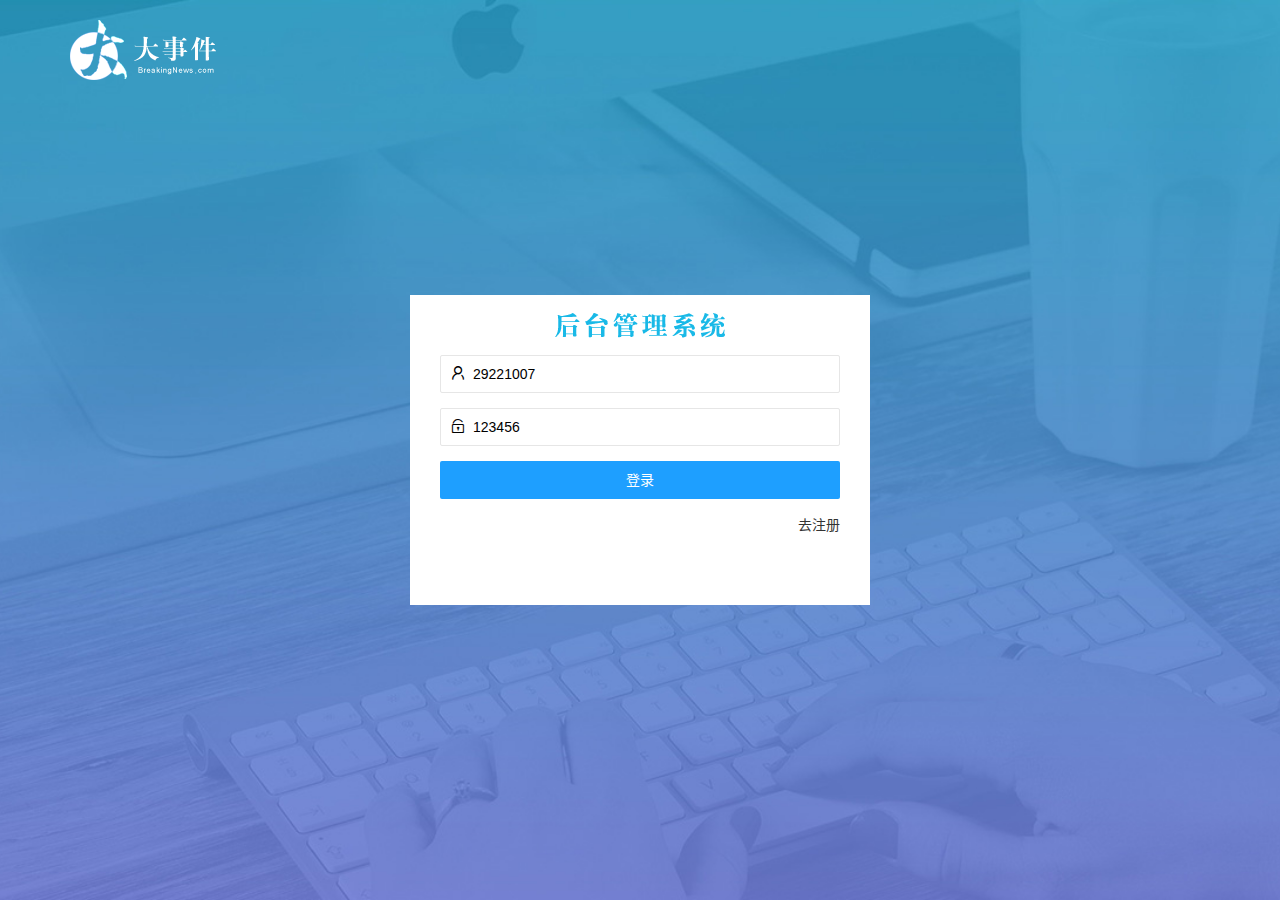
<file: login.html>
<!DOCTYPE html>
<html lang="zh-CN">

<head>
    <meta charset="UTF-8">
    <meta name="viewport" content="width=device-width, initial-scale=1.0">
    <title>大事件-登录/注册</title>
    <link rel="stylesheet" href="/assets/lib/layui/css/layui.css">
    <link rel="stylesheet" href="/assets/css/login.css">
</head>

<body>
    <!-- logo 图标 -->
    <div class="logo_box layui-main">
        <img src="/assets/images/logo.png" alt="">
    </div>

    <!-- 登录注册区域 -->
    <div class="loginAndRegBox">
        <div class="login_title"></div>


        <!-- 登录的div -->
        <div class="login_box">
            <!-- 登录表单 -->
            <form class="layui-form" id="form_login">
                <!-- 用户名 -->
                <div class="layui-form-item">
                    <i class="layui-icon layui-icon-username"></i> 
                    <input value="29221007" type="text" name="username" required  lay-verify="required" placeholder="请输入用户名" autocomplete="off" class="layui-input">
                </div>
                <!-- 密码 -->
                <div class="layui-form-item">
                    <i class="layui-icon layui-icon-password"></i> 
                    <input value="123456" type="text" name="password" required  lay-verify="required|pwd" placeholder="请输入密码" autocomplete="off" class="layui-input">
                </div>
                <!-- 提交按钮 -->
                <div class="layui-form-item">
                    <!-- 注意：表单提交按钮和普通按钮的区别，就是 lay-submit 属性 -->
                    <button class="layui-btn layui-btn-fluid layui-btn-normal" lay-submit>登录</button>
                </div>
                <!-- a链接 -->
                <div class="layui-form-item links">
                    <a href="javascript:;" id="link_reg">去注册</a>
                </div>
            </form>
        </div>


        <!-- 注册的div -->
        <div class="reg_box">
            <!-- 注册的表单 -->
            <form class="layui-form" id="form_reg">
                <!-- 用户名 -->
                <div class="layui-form-item">
                    <i class="layui-icon layui-icon-username"></i> 
                    <input type="text" name="username" required  lay-verify="required" placeholder="请输入用户名" autocomplete="off" class="layui-input">
                </div>
                <!-- 密码 -->
                <div class="layui-form-item">
                    <i class="layui-icon layui-icon-password"></i> 
                    <input type="text" name="password" required  lay-verify="required|pwd" placeholder="请输入密码" autocomplete="off" class="layui-input">
                </div>
                <!-- 再次确认密码 -->
                <div class="layui-form-item">
                    <i class="layui-icon layui-icon-password"></i> 
                    <input type="text" name="repassword" required  lay-verify="required|repwd" placeholder="请再次输入密码" autocomplete="off" class="layui-input">
                </div>
                <!-- 提交按钮 -->
                <div class="layui-form-item">
                    <!-- 注意：表单提交按钮和普通按钮的区别，就是 lay-submit 属性 -->
                    <button class="layui-btn layui-btn-fluid layui-btn-normal" lay-submit>注册</button>
                </div>
                <!-- a链接 -->
                <div class="layui-form-item links">
                    <a href="javascript:;" id="link_login">去登录</a>
                </div>
            </form>
            
        </div>
    </div>

    <!-- 引入 layui.js 文件 -->
    <script src="/assets/lib/layui/layui.all.js"></script>
    <!-- 引入 jquery.js 文件 -->
    <script src="/assets/lib/jquery.js"></script>
    <!-- 引入baseAPI.js -->
    <script src="/assets/js/baseAPI.js"></script>
    <!-- 引入自己的js文件 -->
    <script src="/assets/js/login.js"></script>
</body>
</html>
</file>
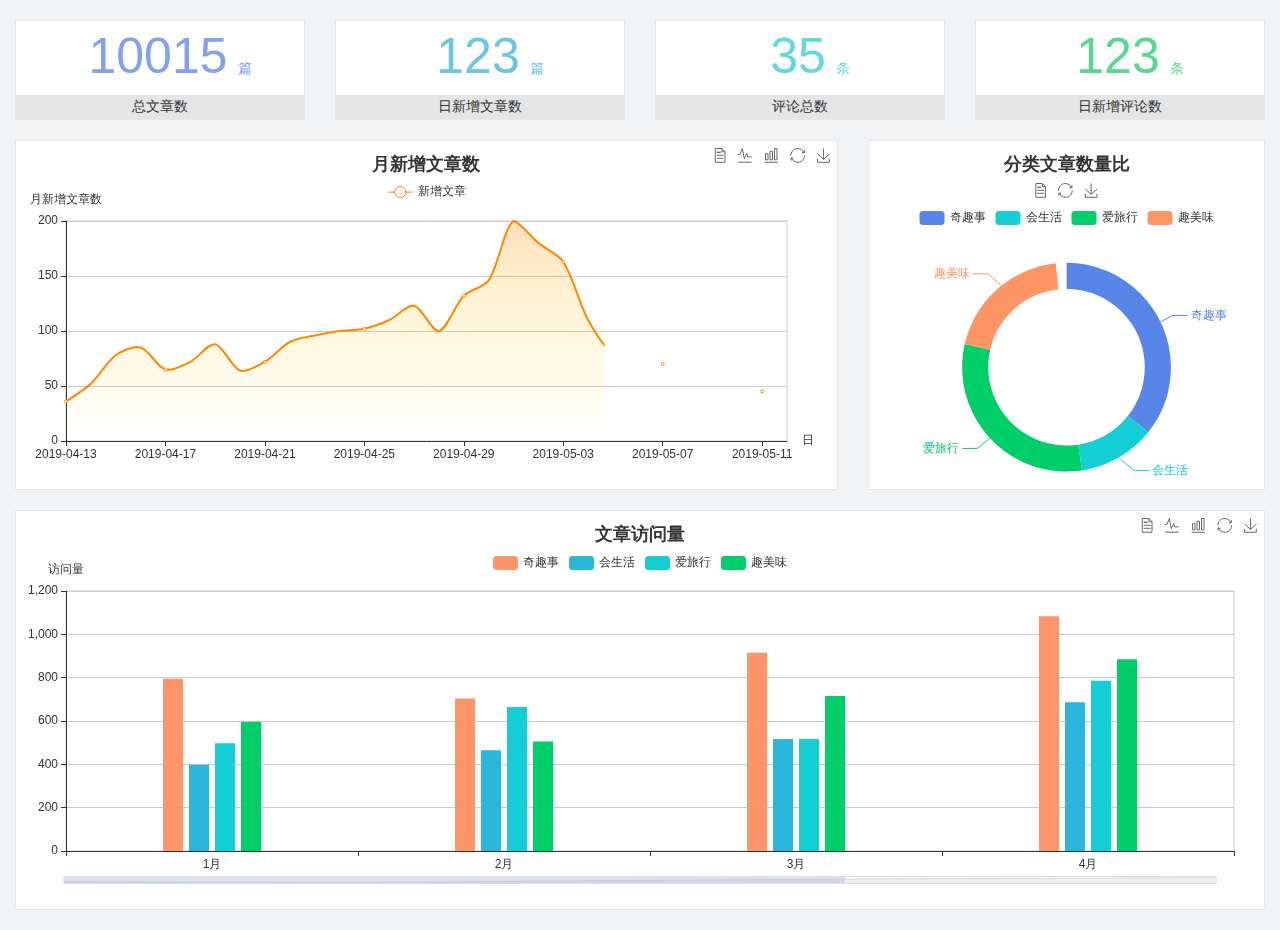
<file: home/dashboard.html>
<!DOCTYPE html>
<html lang="en">

<head>
  <meta charset="UTF-8">
  <meta name="viewport" content="width=device-width, initial-scale=1.0">
  <meta http-equiv="X-UA-Compatible" content="ie=edge">
  <title>图表统计</title>
  <link rel="stylesheet" href="../assets/lib/bootstrap.css" />
  <link rel="stylesheet" href="../assets/lib/main.css" />
  <script src="../assets/lib/jquery.js"></script>
  <script type="text/javascript" src="../assets/lib/echarts.min.js"></script>
</head>

<body>
  <div class="container-fluid">
    <div class="row spannel_list">
      <div class="col-sm-3 col-xs-6">
        <div class="spannel">
          <em>10015</em><span>篇</span>
          <b>总文章数</b>
        </div>
      </div>
      <div class="col-sm-3 col-xs-6">
        <div class="spannel scolor01">
          <em>123</em><span>篇</span>
          <b>日新增文章数</b>
        </div>
      </div>
      <div class="col-sm-3 col-xs-6">
        <div class="spannel scolor02">
          <em>35</em><span>条</span>
          <b>评论总数</b>
        </div>
      </div>
      <div class="col-sm-3 col-xs-6">
        <div class="spannel scolor03">
          <em>123</em><span>条</span>
          <b>日新增评论数</b>
        </div>
      </div>
    </div>
  </div>

  <div class="container-fluid">
    <div class="row curve-pie">
      <div class="col-lg-8 col-md-8">
        <div class="gragh_pannel" id="curve_show"></div>
      </div>
      <div class="col-lg-4 col-md-4">
        <div class="gragh_pannel" id="pie_show"></div>
      </div>
    </div>
  </div>

  <div class="container-fluid">
    <div class="column_pannel" id="column_show"></div>
  </div>

  <script>
    var oChart = echarts.init(document.getElementById('curve_show'));
    var aList_all = [
      { 'count': 36, 'date': '2019-04-13' },
      { 'count': 52, 'date': '2019-04-14' },
      { 'count': 78, 'date': '2019-04-15' },
      { 'count': 85, 'date': '2019-04-16' },
      { 'count': 65, 'date': '2019-04-17' },
      { 'count': 72, 'date': '2019-04-18' },
      { 'count': 88, 'date': '2019-04-19' },
      { 'count': 64, 'date': '2019-04-20' },
      { 'count': 72, 'date': '2019-04-21' },
      { 'count': 90, 'date': '2019-04-22' },
      { 'count': 96, 'date': '2019-04-23' },
      { 'count': 100, 'date': '2019-04-24' },
      { 'count': 102, 'date': '2019-04-25' },
      { 'count': 110, 'date': '2019-04-26' },
      { 'count': 123, 'date': '2019-04-27' },
      { 'count': 100, 'date': '2019-04-28' },
      { 'count': 132, 'date': '2019-04-29' },
      { 'count': 146, 'date': '2019-04-30' },
      { 'count': 200, 'date': '2019-05-01' },
      { 'count': 180, 'date': '2019-05-02' },
      { 'count': 163, 'date': '2019-05-03' },
      { 'count': 110, 'date': '2019-05-04' },
      { 'count': 80, 'date': '2019-05-05' },
      { 'count': 82, 'date': '2019-05-06' },
      { 'count': 70, 'date': '2019-05-07' },
      { 'count': 65, 'date': '2019-05-08' },
      { 'count': 54, 'date': '2019-05-09' },
      { 'count': 40, 'date': '2019-05-10' },
      { 'count': 45, 'date': '2019-05-11' },
      { 'count': 38, 'date': '2019-05-12' },
    ];

    let aCount = [];
    let aDate = [];

    for (var i = 0; i < aList_all.length; i++) {
      aCount.push(aList_all[i].count);
      aDate.push(aList_all[i].date);
    }

    var chartopt = {
      title: {
        text: '月新增文章数',
        left: 'center',
        top: '10'
      },
      tooltip: {
        trigger: 'axis'
      },
      legend: {
        data: ['新增文章'],
        top: '40'
      },
      toolbox: {
        show: true,
        feature: {
          mark: { show: true },
          dataView: { show: true, readOnly: false },
          magicType: { show: true, type: ['line', 'bar'] },
          restore: { show: true },
          saveAsImage: { show: true }
        }
      },
      calculable: true,
      xAxis: [
        {
          name: '日',
          type: 'category',
          boundaryGap: false,
          data: aDate
        }
      ],
      yAxis: [
        {
          name: '月新增文章数',
          type: 'value'
        }
      ],
      series: [
        {
          name: '新增文章',
          type: 'line',
          smooth: true,
          itemStyle: { normal: { areaStyle: { type: 'default' }, color: '#f80' }, lineStyle: { color: '#f80' } },
          data: aCount
        }],
      areaStyle: {
        normal: {
          color: new echarts.graphic.LinearGradient(0, 0, 0, 1, [{
            offset: 0,
            color: 'rgba(255,136,0,0.39)'
          }, {
            offset: .34,
            color: 'rgba(255,180,0,0.25)'
          }, {
            offset: 1,
            color: 'rgba(255,222,0,0.00)'
          }])

        }
      },
      grid: {
        show: true,
        x: 50,
        x2: 50,
        y: 80,
        height: 220
      }
    };

    oChart.setOption(chartopt);


    var oPie = echarts.init(document.getElementById('pie_show'));
    var oPieopt =
    {
      title: {
        top: 10,
        text: '分类文章数量比',
        x: 'center'
      },
      tooltip: {
        trigger: 'item',
        formatter: "{a} <br/>{b} : {c} ({d}%)"
      },
      color: ['#5885e8', '#13cfd5', '#00ce68', '#ff9565'],
      legend: {
        x: 'center',
        top: 65,
        data: ['奇趣事', '会生活', '爱旅行', '趣美味']
      },
      toolbox: {
        show: true,
        x: 'center',
        top: 35,
        feature: {
          mark: { show: true },
          dataView: { show: true, readOnly: false },
          magicType: {
            show: true,
            type: ['pie', 'funnel'],
            option: {
              funnel: {
                x: '25%',
                width: '50%',
                funnelAlign: 'left',
                max: 1548
              }
            }
          },
          restore: { show: true },
          saveAsImage: { show: true }
        }
      },
      calculable: true,
      series: [
        {
          name: '访问来源',
          type: 'pie',
          radius: ['45%', '60%'],
          center: ['50%', '65%'],
          data: [
            { value: 300, name: '奇趣事' },
            { value: 100, name: '会生活' },
            { value: 260, name: '爱旅行' },
            { value: 180, name: '趣美味' }
          ]
        }
      ]
    };
    oPie.setOption(oPieopt);



    var oColumn = this.echarts.init(document.getElementById('column_show'));
    var oColumnopt =
    {
      title: {
        text: '文章访问量',
        left: 'center',
        top: '10'
      },
      tooltip: {
        trigger: 'axis'
      },
      legend: {
        data: ['奇趣事', '会生活', '爱旅行', '趣美味'],
        top: '40'
      },
      toolbox: {
        show: true,
        feature: {
          mark: { show: true },
          dataView: { show: true, readOnly: false },
          magicType: { show: true, type: ['line', 'bar'] },
          restore: { show: true },
          saveAsImage: { show: true }
        }
      },
      calculable: true,
      xAxis: [
        {
          type: 'category',
          data: ['1月', '2月', '3月', '4月', '5月']
        }
      ],
      yAxis: [
        {
          name: '访问量',
          type: 'value'
        }
      ],
      series: [
        {
          name: '奇趣事',
          type: 'bar',
          barWidth: 20,
          itemStyle: {
            normal: { areaStyle: { type: 'default' }, color: '#fd956a' }
          },
          data: [800, 708, 920, 1090, 1200]
        },
        {
          name: '会生活',
          type: 'bar',
          barWidth: 20,
          itemStyle: {
            normal: { areaStyle: { type: 'default' }, color: '#2bb6db' }
          },
          data: [400, 468, 520, 690, 800]
        },
        {
          name: '爱旅行',
          type: 'bar',
          barWidth: 20,
          itemStyle: {
            normal: { areaStyle: { type: 'default' }, color: '#13cfd5' }
          },
          data: [500, 668, 520, 790, 900]
        },
        {
          name: '趣美味',
          type: 'bar',
          barWidth: 20,
          itemStyle: {
            normal: { areaStyle: { type: 'default' }, color: '#00ce68' }
          },
          data: [600, 508, 720, 890, 1000]
        }
      ],
      grid: {
        show: true,
        x: 50,
        x2: 30,
        y: 80,
        height: 260
      },
      dataZoom: [//给x轴设置滚动条
        {
          start: 0,//默认为0
          end: 100 - 1000 / 31,//默认为100
          type: 'slider',
          show: true,
          xAxisIndex: [0],
          handleSize: 0,//滑动条的 左右2个滑动条的大小
          height: 8,//组件高度
          left: 45, //左边的距离
          right: 50,//右边的距离
          bottom: 26,//右边的距离
          handleColor: '#ddd',//h滑动图标的颜色
          handleStyle: {
            borderColor: "#cacaca",
            borderWidth: "1",
            shadowBlur: 2,
            background: "#ddd",
            shadowColor: "#ddd",
          }
        }]
    };
    oColumn.setOption(oColumnopt);
  </script>
</body>

</html>
</file>
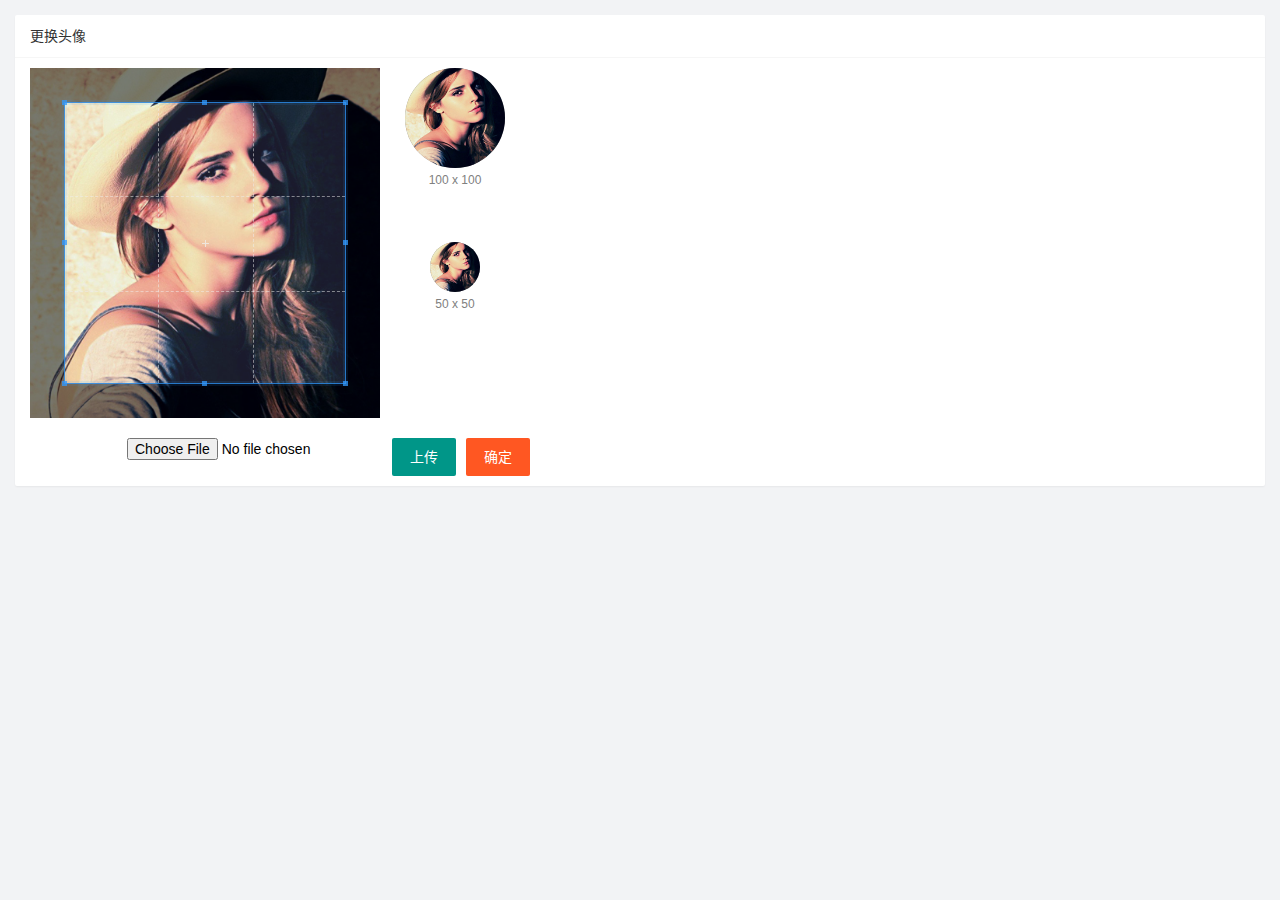
<file: user/user_avatar.html>
<!DOCTYPE html>
<html lang="zh-CN">

<head>
    <meta charset="UTF-8">
    <meta name="viewport" content="width=device-width, initial-scale=1.0">
    <title>Document</title>
    <!-- 引入layui.css文件 -->
    <link rel="stylesheet" href="/assets/lib/layui/css/layui.css">
    <!-- 引入cropper.css文件 -->
    <link rel="stylesheet" href="/assets/lib/cropper/cropper.css" />
    <!-- 引入自己的css文件 -->
    <link rel="stylesheet" href="/assets/css/user/user_avatar.css">
</head>

<body>
    <div class="layui-card">
        <div class="layui-card-header">更换头像</div>
        <div class="layui-card-body">
            <!-- 第一行的图片裁剪和预览区域 -->
            <div class="row1">
                <!-- 图片裁剪区域 -->
                <div class="cropper-box">
                    <!-- 这个 img 标签很重要，将来会把它初始化为裁剪区域 -->
                    <img id="image" src="/assets/images/sample.jpg" />
                </div>
                <!-- 图片的预览区域 -->
                <div class="preview-box">
                    <div>
                        <!-- 宽高为 100px 的预览区域 -->
                        <div class="img-preview w100"></div>
                        <p class="size">100 x 100</p>
                    </div>
                    <div>
                        <!-- 宽高为 50px 的预览区域 -->
                        <div class="img-preview w50"></div>
                        <p class="size">50 x 50</p>
                    </div>
                </div>
            </div>

            <!-- 第二行的按钮区域 -->
            <div class="row2">
                <!-- 创建一个文件域 -->
                <input type="file" id="file" accept="image/png,image/jpeg">
                <button type="button" class="layui-btn" id="btnChooseImage">上传</button>
                <button type="button" class="layui-btn layui-btn-danger" id="btnUplode">确定</button>
            </div>
        </div>
    </div>

    <script src="/assets/lib/layui/layui.all.js"></script>
    <script src="/assets/lib/jquery.js"></script>
    <script src="/assets/lib/cropper/Cropper.js"></script>
    <script src="/assets/lib/cropper/jquery-cropper.js"></script>
    <script src="/assets/js/baseAPI.js"></script>
    <script src="/assets/js/user/user_avatar.js"></script>
</body>

</html>
</file>
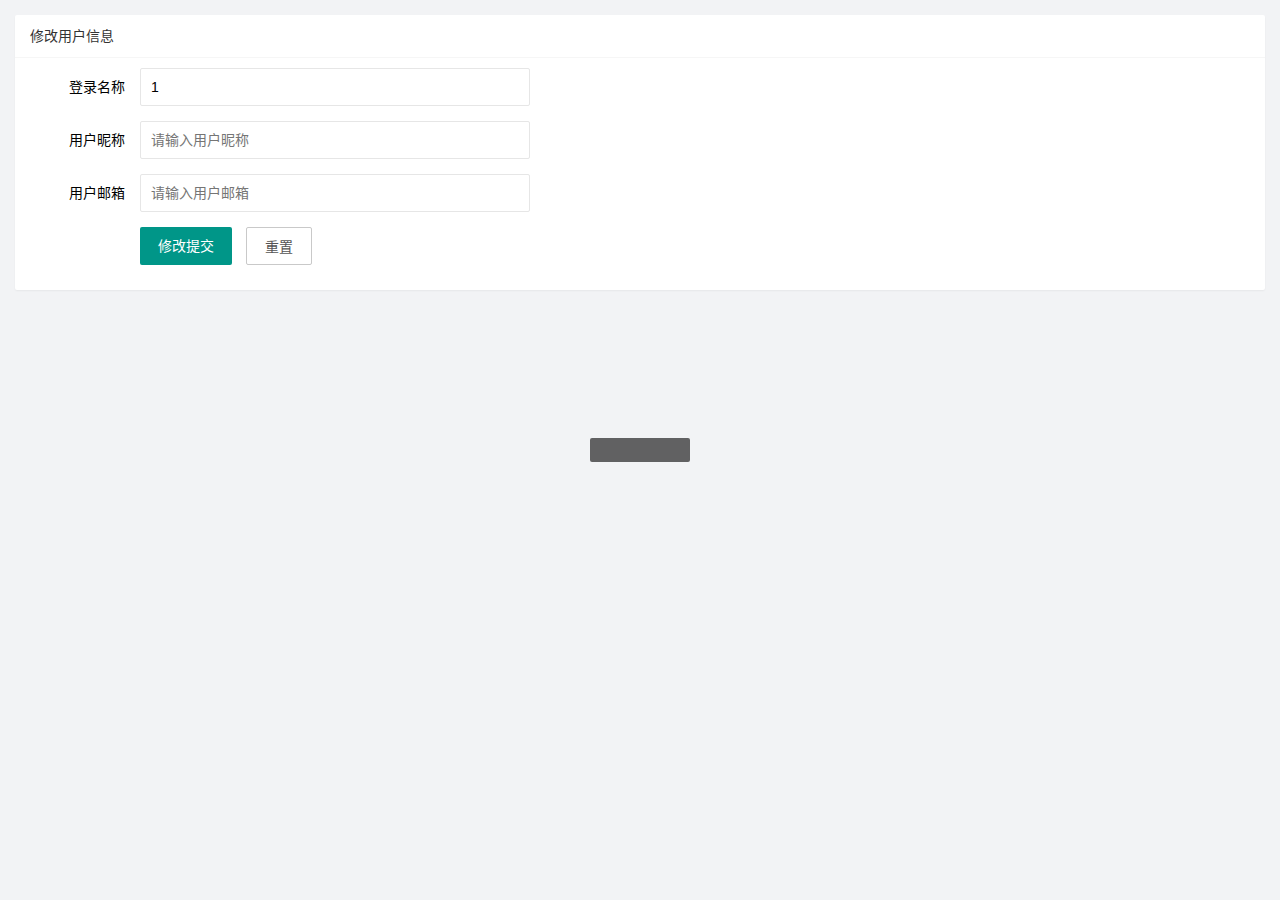
<file: user/user_info.html>
<!DOCTYPE html>
<html lang="zh-CN">

<head>
    <meta charset="UTF-8">
    <meta name="viewport" content="width=device-width, initial-scale=1.0">
    <title>基本资料</title>
    <!-- 引入layui.css -->
    <link rel="stylesheet" href="/assets/lib/layui/css/layui.css">
    <!-- 引入自己的css文件-->
    <link rel="stylesheet" href="/assets/css/user/user_info.css">

</head>

<body>
    <!-- 卡片区域 -->
    <div class="layui-card">
        <div class="layui-card-header">修改用户信息</div>
        <div class="layui-card-body">
            <!-- form表单 -->
            <form class="layui-form" lay-filter='formUserInfo'>
                <!-- 隐藏保存id -->
                <input type="hidden" name="id">
                <!-- 登录名称 -->
                <div class="layui-form-item">
                    <label class="layui-form-label">登录名称</label>
                    <div class="layui-input-block">
                        <input value="1" readonly type="text" name="username" required lay-verify="required" placeholder="请输入登录名称"
                            autocomplete="off" class="layui-input">
                    </div>
                </div>
                <!-- 用户昵称 -->
                <div class="layui-form-item">
                    <label class="layui-form-label">用户昵称</label>
                    <div class="layui-input-block">
                        <input type="text" name="nickname" required lay-verify="required|nickname" placeholder="请输入用户昵称"
                            autocomplete="off" class="layui-input">
                    </div>
                </div>
                <!-- 用户邮箱 -->
                <div class="layui-form-item">
                    <label class="layui-form-label">用户邮箱</label>
                    <div class="layui-input-block">
                        <input type="text" name="email" required lay-verify="required|email" placeholder="请输入用户邮箱"
                            autocomplete="off" class="layui-input">
                    </div>
                </div>
                <!-- 修改提交和重置按钮 -->
                <div class="layui-form-item">
                    <div class="layui-input-block">
                      <button class="layui-btn" lay-submit lay-filter="formDemo">修改提交</button>
                      <button id='btnReset' type="reset" class="layui-btn layui-btn-primary">重置</button>
                    </div>
                </div>
            </form>
        </div>
    </div>

    <!-- 引入layui.js 文件 -->
    <script src="/assets/lib/layui/layui.all.js"></script>
    <!-- 引入jQuery.js文件 -->
    <script src="/assets/lib/jquery.js"></script>
    <!-- 引入baseAPI.js -->
    <script src="/assets/js/baseAPI.js"></script>
    <!-- 引入自己的js -->
    <script src="/assets/js/user/user_info.js"></script>
</body>

</html>
</file>
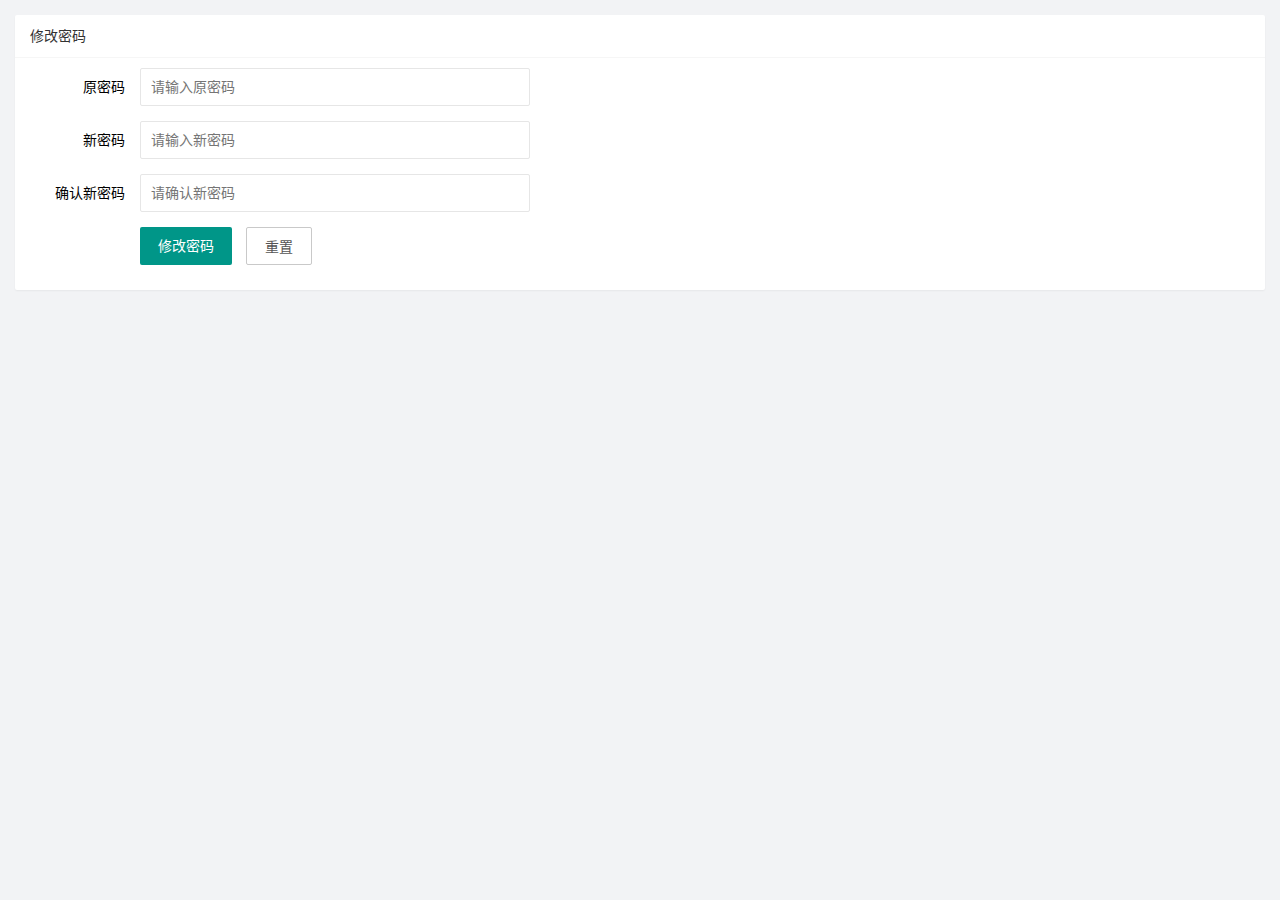
<file: user/user_pwd.html>
<!DOCTYPE html>
<html lang="zh-CN">

<head>
    <meta charset="UTF-8">
    <meta name="viewport" content="width=device-width, initial-scale=1.0">
    <title>Document</title>
    <!-- 引入layui.css文件 -->
    <link rel="stylesheet" href="/assets/lib/layui/css/layui.css">
    <!-- 引入自己的css样式 -->
    <link rel="stylesheet" href="/assets/css/user/user_pwd.css">
</head>

<body>
    <div class="layui-card">
        <div class="layui-card-header">修改密码</div>
        <div class="layui-card-body">
            <form class="layui-form">
                <div class="layui-form-item">
                    <label class="layui-form-label">原密码</label>
                    <div class="layui-input-block">
                        <input type="text" name="oldPwd" required lay-verify="required|pwd" placeholder="请输入原密码"
                            autocomplete="off" class="layui-input">
                    </div>
                </div>
                <div class="layui-form-item">
                    <label class="layui-form-label">新密码</label>
                    <div class="layui-input-block">
                        <input type="text" name="newPwd" required lay-verify="required|pwd|samepwd" placeholder="请输入新密码"
                            autocomplete="off" class="layui-input">
                    </div>
                </div>
                <div class="layui-form-item">
                    <label class="layui-form-label">确认新密码</label>
                    <div class="layui-input-block">
                        <input type="text" name="rePwd" required lay-verify="required|pwd|repwd" placeholder="请确认新密码"
                            autocomplete="off" class="layui-input">
                    </div>
                </div>
                <div class="layui-form-item">
                    <div class="layui-input-block">
                        <button class="layui-btn" lay-submit lay-filter="formDemo">修改密码</button>
                        <button type="reset" class="layui-btn layui-btn-primary">重置</button>
                    </div>
                </div>
            </form>
        </div>
    </div>

    <!-- 引入layui.js 文件 -->
    <script src="/assets/lib/layui/layui.all.js"></script>
    <!-- 引入jQuery.js文件 -->
    <script src="/assets/lib/jquery.js"></script>
    <!-- 引入baseAPI.js -->
    <script src="/assets/js/baseAPI.js"></script>
    <!-- 引入自己的js -->
    <script src="/assets/js/user/user_pwd.js"></script>
</body>

</html>
</file>
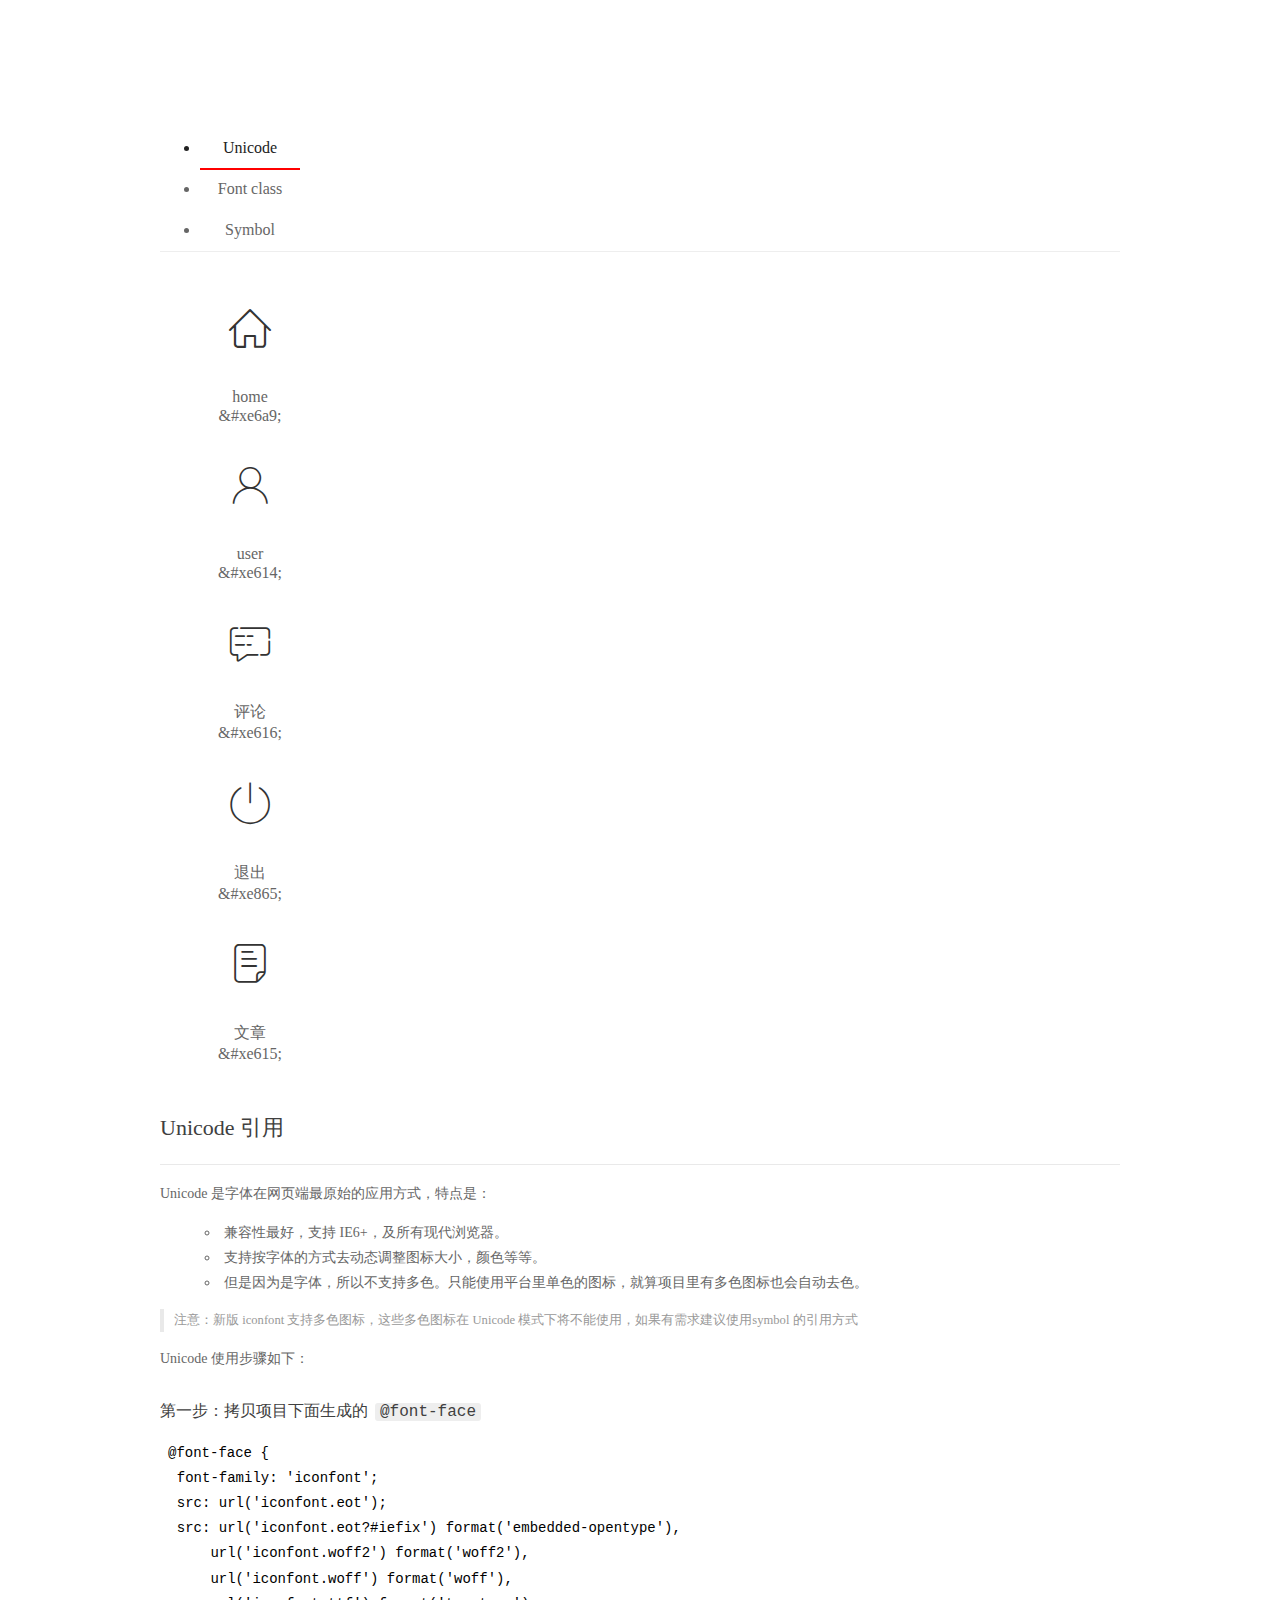
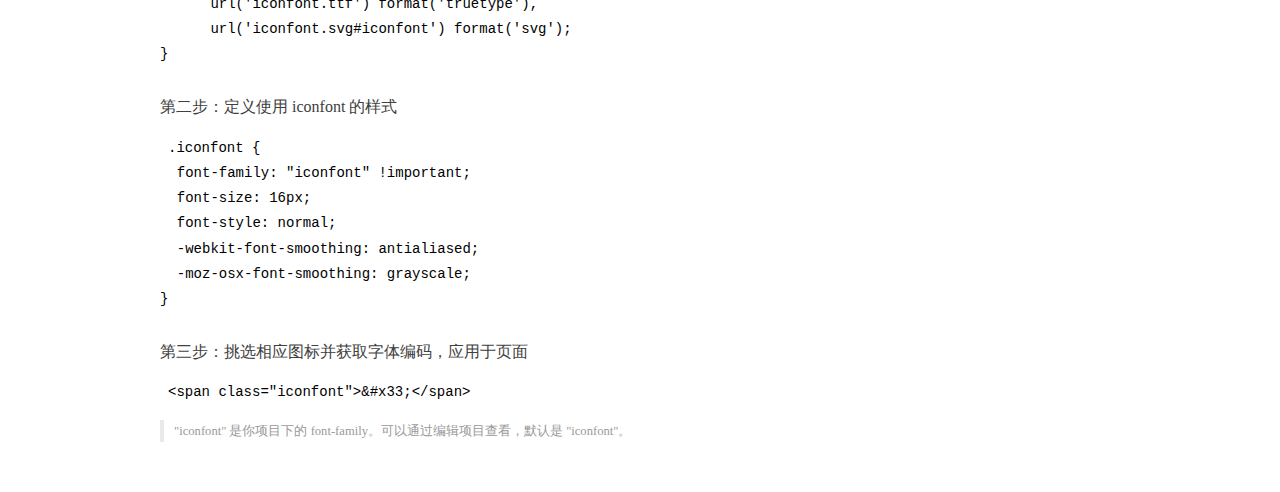
<file: assets/fonts/demo_index.html>
<!DOCTYPE html>
<html>
<head>
  <meta charset="utf-8"/>
  <title>IconFont Demo</title>
  <link rel="shortcut icon" href="https://gtms04.alicdn.com/tps/i4/TB1_oz6GVXXXXaFXpXXJDFnIXXX-64-64.ico" type="image/x-icon"/>
  <link rel="stylesheet" href="https://g.alicdn.com/thx/cube/1.3.2/cube.min.css">
  <link rel="stylesheet" href="demo.css">
  <link rel="stylesheet" href="iconfont.css">
  <script src="iconfont.js"></script>
  <!-- jQuery -->
  <script src="https://a1.alicdn.com/oss/uploads/2018/12/26/7bfddb60-08e8-11e9-9b04-53e73bb6408b.js"></script>
  <!-- 代码高亮 -->
  <script src="https://a1.alicdn.com/oss/uploads/2018/12/26/a3f714d0-08e6-11e9-8a15-ebf944d7534c.js"></script>
</head>
<body>
  <div class="main">
    <h1 class="logo"><a href="https://www.iconfont.cn/" title="iconfont 首页" target="_blank">&#xe86b;</a></h1>
    <div class="nav-tabs">
      <ul id="tabs" class="dib-box">
        <li class="dib active"><span>Unicode</span></li>
        <li class="dib"><span>Font class</span></li>
        <li class="dib"><span>Symbol</span></li>
      </ul>
      
    </div>
    <div class="tab-container">
      <div class="content unicode" style="display: block;">
          <ul class="icon_lists dib-box">
          
            <li class="dib">
              <span class="icon iconfont">&#xe6a9;</span>
                <div class="name">home</div>
                <div class="code-name">&amp;#xe6a9;</div>
              </li>
          
            <li class="dib">
              <span class="icon iconfont">&#xe614;</span>
                <div class="name">user</div>
                <div class="code-name">&amp;#xe614;</div>
              </li>
          
            <li class="dib">
              <span class="icon iconfont">&#xe616;</span>
                <div class="name">评论</div>
                <div class="code-name">&amp;#xe616;</div>
              </li>
          
            <li class="dib">
              <span class="icon iconfont">&#xe865;</span>
                <div class="name">退出</div>
                <div class="code-name">&amp;#xe865;</div>
              </li>
          
            <li class="dib">
              <span class="icon iconfont">&#xe615;</span>
                <div class="name">文章</div>
                <div class="code-name">&amp;#xe615;</div>
              </li>
          
          </ul>
          <div class="article markdown">
          <h2 id="unicode-">Unicode 引用</h2>
          <hr>

          <p>Unicode 是字体在网页端最原始的应用方式，特点是：</p>
          <ul>
            <li>兼容性最好，支持 IE6+，及所有现代浏览器。</li>
            <li>支持按字体的方式去动态调整图标大小，颜色等等。</li>
            <li>但是因为是字体，所以不支持多色。只能使用平台里单色的图标，就算项目里有多色图标也会自动去色。</li>
          </ul>
          <blockquote>
            <p>注意：新版 iconfont 支持多色图标，这些多色图标在 Unicode 模式下将不能使用，如果有需求建议使用symbol 的引用方式</p>
          </blockquote>
          <p>Unicode 使用步骤如下：</p>
          <h3 id="-font-face">第一步：拷贝项目下面生成的 <code>@font-face</code></h3>
<pre><code class="language-css"
>@font-face {
  font-family: 'iconfont';
  src: url('iconfont.eot');
  src: url('iconfont.eot?#iefix') format('embedded-opentype'),
      url('iconfont.woff2') format('woff2'),
      url('iconfont.woff') format('woff'),
      url('iconfont.ttf') format('truetype'),
      url('iconfont.svg#iconfont') format('svg');
}
</code></pre>
          <h3 id="-iconfont-">第二步：定义使用 iconfont 的样式</h3>
<pre><code class="language-css"
>.iconfont {
  font-family: "iconfont" !important;
  font-size: 16px;
  font-style: normal;
  -webkit-font-smoothing: antialiased;
  -moz-osx-font-smoothing: grayscale;
}
</code></pre>
          <h3 id="-">第三步：挑选相应图标并获取字体编码，应用于页面</h3>
<pre>
<code class="language-html"
>&lt;span class="iconfont"&gt;&amp;#x33;&lt;/span&gt;
</code></pre>
          <blockquote>
            <p>"iconfont" 是你项目下的 font-family。可以通过编辑项目查看，默认是 "iconfont"。</p>
          </blockquote>
          </div>
      </div>
      <div class="content font-class">
        <ul class="icon_lists dib-box">
          
          <li class="dib">
            <span class="icon iconfont icon-home"></span>
            <div class="name">
              home
            </div>
            <div class="code-name">.icon-home
            </div>
          </li>
          
          <li class="dib">
            <span class="icon iconfont icon-user"></span>
            <div class="name">
              user
            </div>
            <div class="code-name">.icon-user
            </div>
          </li>
          
          <li class="dib">
            <span class="icon iconfont icon-pinglun"></span>
            <div class="name">
              评论
            </div>
            <div class="code-name">.icon-pinglun
            </div>
          </li>
          
          <li class="dib">
            <span class="icon iconfont icon-tuichu"></span>
            <div class="name">
              退出
            </div>
            <div class="code-name">.icon-tuichu
            </div>
          </li>
          
          <li class="dib">
            <span class="icon iconfont icon-16"></span>
            <div class="name">
              文章
            </div>
            <div class="code-name">.icon-16
            </div>
          </li>
          
        </ul>
        <div class="article markdown">
        <h2 id="font-class-">font-class 引用</h2>
        <hr>

        <p>font-class 是 Unicode 使用方式的一种变种，主要是解决 Unicode 书写不直观，语意不明确的问题。</p>
        <p>与 Unicode 使用方式相比，具有如下特点：</p>
        <ul>
          <li>兼容性良好，支持 IE8+，及所有现代浏览器。</li>
          <li>相比于 Unicode 语意明确，书写更直观。可以很容易分辨这个 icon 是什么。</li>
          <li>因为使用 class 来定义图标，所以当要替换图标时，只需要修改 class 里面的 Unicode 引用。</li>
          <li>不过因为本质上还是使用的字体，所以多色图标还是不支持的。</li>
        </ul>
        <p>使用步骤如下：</p>
        <h3 id="-fontclass-">第一步：引入项目下面生成的 fontclass 代码：</h3>
<pre><code class="language-html">&lt;link rel="stylesheet" href="./iconfont.css"&gt;
</code></pre>
        <h3 id="-">第二步：挑选相应图标并获取类名，应用于页面：</h3>
<pre><code class="language-html">&lt;span class="iconfont icon-xxx"&gt;&lt;/span&gt;
</code></pre>
        <blockquote>
          <p>"
            iconfont" 是你项目下的 font-family。可以通过编辑项目查看，默认是 "iconfont"。</p>
        </blockquote>
      </div>
      </div>
      <div class="content symbol">
          <ul class="icon_lists dib-box">
          
            <li class="dib">
                <svg class="icon svg-icon" aria-hidden="true">
                  <use xlink:href="#icon-home"></use>
                </svg>
                <div class="name">home</div>
                <div class="code-name">#icon-home</div>
            </li>
          
            <li class="dib">
                <svg class="icon svg-icon" aria-hidden="true">
                  <use xlink:href="#icon-user"></use>
                </svg>
                <div class="name">user</div>
                <div class="code-name">#icon-user</div>
            </li>
          
            <li class="dib">
                <svg class="icon svg-icon" aria-hidden="true">
                  <use xlink:href="#icon-pinglun"></use>
                </svg>
                <div class="name">评论</div>
                <div class="code-name">#icon-pinglun</div>
            </li>
          
            <li class="dib">
                <svg class="icon svg-icon" aria-hidden="true">
                  <use xlink:href="#icon-tuichu"></use>
                </svg>
                <div class="name">退出</div>
                <div class="code-name">#icon-tuichu</div>
            </li>
          
            <li class="dib">
                <svg class="icon svg-icon" aria-hidden="true">
                  <use xlink:href="#icon-16"></use>
                </svg>
                <div class="name">文章</div>
                <div class="code-name">#icon-16</div>
            </li>
          
          </ul>
          <div class="article markdown">
          <h2 id="symbol-">Symbol 引用</h2>
          <hr>

          <p>这是一种全新的使用方式，应该说这才是未来的主流，也是平台目前推荐的用法。相关介绍可以参考这篇<a href="">文章</a>
            这种用法其实是做了一个 SVG 的集合，与另外两种相比具有如下特点：</p>
          <ul>
            <li>支持多色图标了，不再受单色限制。</li>
            <li>通过一些技巧，支持像字体那样，通过 <code>font-size</code>, <code>color</code> 来调整样式。</li>
            <li>兼容性较差，支持 IE9+，及现代浏览器。</li>
            <li>浏览器渲染 SVG 的性能一般，还不如 png。</li>
          </ul>
          <p>使用步骤如下：</p>
          <h3 id="-symbol-">第一步：引入项目下面生成的 symbol 代码：</h3>
<pre><code class="language-html">&lt;script src="./iconfont.js"&gt;&lt;/script&gt;
</code></pre>
          <h3 id="-css-">第二步：加入通用 CSS 代码（引入一次就行）：</h3>
<pre><code class="language-html">&lt;style&gt;
.icon {
  width: 1em;
  height: 1em;
  vertical-align: -0.15em;
  fill: currentColor;
  overflow: hidden;
}
&lt;/style&gt;
</code></pre>
          <h3 id="-">第三步：挑选相应图标并获取类名，应用于页面：</h3>
<pre><code class="language-html">&lt;svg class="icon" aria-hidden="true"&gt;
  &lt;use xlink:href="#icon-xxx"&gt;&lt;/use&gt;
&lt;/svg&gt;
</code></pre>
          </div>
      </div>

    </div>
  </div>
  <script>
  $(document).ready(function () {
      $('.tab-container .content:first').show()

      $('#tabs li').click(function (e) {
        var tabContent = $('.tab-container .content')
        var index = $(this).index()

        if ($(this).hasClass('active')) {
          return
        } else {
          $('#tabs li').removeClass('active')
          $(this).addClass('active')

          tabContent.hide().eq(index).fadeIn()
        }
      })
    })
  </script>
</body>
</html>
</file>
<file: assets/lib/layui/css/layui.css>
/** layui-v2.5.5 MIT License By https://www.layui.com */
 .layui-inline,img{display:inline-block;vertical-align:middle}h1,h2,h3,h4,h5,h6{font-weight:400}.layui-edge,.layui-header,.layui-inline,.layui-main{position:relative}.layui-body,.layui-edge,.layui-elip{overflow:hidden}.layui-btn,.layui-edge,.layui-inline,img{vertical-align:middle}.layui-btn,.layui-disabled,.layui-icon,.layui-unselect{-moz-user-select:none;-webkit-user-select:none;-ms-user-select:none}.layui-elip,.layui-form-checkbox span,.layui-form-pane .layui-form-label{text-overflow:ellipsis;white-space:nowrap}.layui-breadcrumb,.layui-tree-btnGroup{visibility:hidden}blockquote,body,button,dd,div,dl,dt,form,h1,h2,h3,h4,h5,h6,input,li,ol,p,pre,td,textarea,th,ul{margin:0;padding:0;-webkit-tap-highlight-color:rgba(0,0,0,0)}a:active,a:hover{outline:0}img{border:none}li{list-style:none}table{border-collapse:collapse;border-spacing:0}h4,h5,h6{font-size:100%}button,input,optgroup,option,select,textarea{font-family:inherit;font-size:inherit;font-style:inherit;font-weight:inherit;outline:0}pre{white-space:pre-wrap;white-space:-moz-pre-wrap;white-space:-pre-wrap;white-space:-o-pre-wrap;word-wrap:break-word}body{line-height:24px;font:14px Helvetica Neue,Helvetica,PingFang SC,Tahoma,Arial,sans-serif}hr{height:1px;margin:10px 0;border:0;clear:both}a{color:#333;text-decoration:none}a:hover{color:#777}a cite{font-style:normal;*cursor:pointer}.layui-border-box,.layui-border-box *{box-sizing:border-box}.layui-box,.layui-box *{box-sizing:content-box}.layui-clear{clear:both;*zoom:1}.layui-clear:after{content:'\20';clear:both;*zoom:1;display:block;height:0}.layui-inline{*display:inline;*zoom:1}.layui-edge{display:inline-block;width:0;height:0;border-width:6px;border-style:dashed;border-color:transparent}.layui-edge-top{top:-4px;border-bottom-color:#999;border-bottom-style:solid}.layui-edge-right{border-left-color:#999;border-left-style:solid}.layui-edge-bottom{top:2px;border-top-color:#999;border-top-style:solid}.layui-edge-left{border-right-color:#999;border-right-style:solid}.layui-disabled,.layui-disabled:hover{color:#d2d2d2!important;cursor:not-allowed!important}.layui-circle{border-radius:100%}.layui-show{display:block!important}.layui-hide{display:none!important}@font-face{font-family:layui-icon;src:url(../font/iconfont.eot?v=250);src:url(../font/iconfont.eot?v=250#iefix) format('embedded-opentype'),url(../font/iconfont.woff2?v=250) format('woff2'),url(../font/iconfont.woff?v=250) format('woff'),url(../font/iconfont.ttf?v=250) format('truetype'),url(../font/iconfont.svg?v=250#layui-icon) format('svg')}.layui-icon{font-family:layui-icon!important;font-size:16px;font-style:normal;-webkit-font-smoothing:antialiased;-moz-osx-font-smoothing:grayscale}.layui-icon-reply-fill:before{content:"\e611"}.layui-icon-set-fill:before{content:"\e614"}.layui-icon-menu-fill:before{content:"\e60f"}.layui-icon-search:before{content:"\e615"}.layui-icon-share:before{content:"\e641"}.layui-icon-set-sm:before{content:"\e620"}.layui-icon-engine:before{content:"\e628"}.layui-icon-close:before{content:"\1006"}.layui-icon-close-fill:before{content:"\1007"}.layui-icon-chart-screen:before{content:"\e629"}.layui-icon-star:before{content:"\e600"}.layui-icon-circle-dot:before{content:"\e617"}.layui-icon-chat:before{content:"\e606"}.layui-icon-release:before{content:"\e609"}.layui-icon-list:before{content:"\e60a"}.layui-icon-chart:before{content:"\e62c"}.layui-icon-ok-circle:before{content:"\1005"}.layui-icon-layim-theme:before{content:"\e61b"}.layui-icon-table:before{content:"\e62d"}.layui-icon-right:before{content:"\e602"}.layui-icon-left:before{content:"\e603"}.layui-icon-cart-simple:before{content:"\e698"}.layui-icon-face-cry:before{content:"\e69c"}.layui-icon-face-smile:before{content:"\e6af"}.layui-icon-survey:before{content:"\e6b2"}.layui-icon-tree:before{content:"\e62e"}.layui-icon-upload-circle:before{content:"\e62f"}.layui-icon-add-circle:before{content:"\e61f"}.layui-icon-download-circle:before{content:"\e601"}.layui-icon-templeate-1:before{content:"\e630"}.layui-icon-util:before{content:"\e631"}.layui-icon-face-surprised:before{content:"\e664"}.layui-icon-edit:before{content:"\e642"}.layui-icon-speaker:before{content:"\e645"}.layui-icon-down:before{content:"\e61a"}.layui-icon-file:before{content:"\e621"}.layui-icon-layouts:before{content:"\e632"}.layui-icon-rate-half:before{content:"\e6c9"}.layui-icon-add-circle-fine:before{content:"\e608"}.layui-icon-prev-circle:before{content:"\e633"}.layui-icon-read:before{content:"\e705"}.layui-icon-404:before{content:"\e61c"}.layui-icon-carousel:before{content:"\e634"}.layui-icon-help:before{content:"\e607"}.layui-icon-code-circle:before{content:"\e635"}.layui-icon-water:before{content:"\e636"}.layui-icon-username:before{content:"\e66f"}.layui-icon-find-fill:before{content:"\e670"}.layui-icon-about:before{content:"\e60b"}.layui-icon-location:before{content:"\e715"}.layui-icon-up:before{content:"\e619"}.layui-icon-pause:before{content:"\e651"}.layui-icon-date:before{content:"\e637"}.layui-icon-layim-uploadfile:before{content:"\e61d"}.layui-icon-delete:before{content:"\e640"}.layui-icon-play:before{content:"\e652"}.layui-icon-top:before{content:"\e604"}.layui-icon-friends:before{content:"\e612"}.layui-icon-refresh-3:before{content:"\e9aa"}.layui-icon-ok:before{content:"\e605"}.layui-icon-layer:before{content:"\e638"}.layui-icon-face-smile-fine:before{content:"\e60c"}.layui-icon-dollar:before{content:"\e659"}.layui-icon-group:before{content:"\e613"}.layui-icon-layim-download:before{content:"\e61e"}.layui-icon-picture-fine:before{content:"\e60d"}.layui-icon-link:before{content:"\e64c"}.layui-icon-diamond:before{content:"\e735"}.layui-icon-log:before{content:"\e60e"}.layui-icon-rate-solid:before{content:"\e67a"}.layui-icon-fonts-del:before{content:"\e64f"}.layui-icon-unlink:before{content:"\e64d"}.layui-icon-fonts-clear:before{content:"\e639"}.layui-icon-triangle-r:before{content:"\e623"}.layui-icon-circle:before{content:"\e63f"}.layui-icon-radio:before{content:"\e643"}.layui-icon-align-center:before{content:"\e647"}.layui-icon-align-right:before{content:"\e648"}.layui-icon-align-left:before{content:"\e649"}.layui-icon-loading-1:before{content:"\e63e"}.layui-icon-return:before{content:"\e65c"}.layui-icon-fonts-strong:before{content:"\e62b"}.layui-icon-upload:before{content:"\e67c"}.layui-icon-dialogue:before{content:"\e63a"}.layui-icon-video:before{content:"\e6ed"}.layui-icon-headset:before{content:"\e6fc"}.layui-icon-cellphone-fine:before{content:"\e63b"}.layui-icon-add-1:before{content:"\e654"}.layui-icon-face-smile-b:before{content:"\e650"}.layui-icon-fonts-html:before{content:"\e64b"}.layui-icon-form:before{content:"\e63c"}.layui-icon-cart:before{content:"\e657"}.layui-icon-camera-fill:before{content:"\e65d"}.layui-icon-tabs:before{content:"\e62a"}.layui-icon-fonts-code:before{content:"\e64e"}.layui-icon-fire:before{content:"\e756"}.layui-icon-set:before{content:"\e716"}.layui-icon-fonts-u:before{content:"\e646"}.layui-icon-triangle-d:before{content:"\e625"}.layui-icon-tips:before{content:"\e702"}.layui-icon-picture:before{content:"\e64a"}.layui-icon-more-vertical:before{content:"\e671"}.layui-icon-flag:before{content:"\e66c"}.layui-icon-loading:before{content:"\e63d"}.layui-icon-fonts-i:before{content:"\e644"}.layui-icon-refresh-1:before{content:"\e666"}.layui-icon-rmb:before{content:"\e65e"}.layui-icon-home:before{content:"\e68e"}.layui-icon-user:before{content:"\e770"}.layui-icon-notice:before{content:"\e667"}.layui-icon-login-weibo:before{content:"\e675"}.layui-icon-voice:before{content:"\e688"}.layui-icon-upload-drag:before{content:"\e681"}.layui-icon-login-qq:before{content:"\e676"}.layui-icon-snowflake:before{content:"\e6b1"}.layui-icon-file-b:before{content:"\e655"}.layui-icon-template:before{content:"\e663"}.layui-icon-auz:before{content:"\e672"}.layui-icon-console:before{content:"\e665"}.layui-icon-app:before{content:"\e653"}.layui-icon-prev:before{content:"\e65a"}.layui-icon-website:before{content:"\e7ae"}.layui-icon-next:before{content:"\e65b"}.layui-icon-component:before{content:"\e857"}.layui-icon-more:before{content:"\e65f"}.layui-icon-login-wechat:before{content:"\e677"}.layui-icon-shrink-right:before{content:"\e668"}.layui-icon-spread-left:before{content:"\e66b"}.layui-icon-camera:before{content:"\e660"}.layui-icon-note:before{content:"\e66e"}.layui-icon-refresh:before{content:"\e669"}.layui-icon-female:before{content:"\e661"}.layui-icon-male:before{content:"\e662"}.layui-icon-password:before{content:"\e673"}.layui-icon-senior:before{content:"\e674"}.layui-icon-theme:before{content:"\e66a"}.layui-icon-tread:before{content:"\e6c5"}.layui-icon-praise:before{content:"\e6c6"}.layui-icon-star-fill:before{content:"\e658"}.layui-icon-rate:before{content:"\e67b"}.layui-icon-template-1:before{content:"\e656"}.layui-icon-vercode:before{content:"\e679"}.layui-icon-cellphone:before{content:"\e678"}.layui-icon-screen-full:before{content:"\e622"}.layui-icon-screen-restore:before{content:"\e758"}.layui-icon-cols:before{content:"\e610"}.layui-icon-export:before{content:"\e67d"}.layui-icon-print:before{content:"\e66d"}.layui-icon-slider:before{content:"\e714"}.layui-icon-addition:before{content:"\e624"}.layui-icon-subtraction:before{content:"\e67e"}.layui-icon-service:before{content:"\e626"}.layui-icon-transfer:before{content:"\e691"}.layui-main{width:1140px;margin:0 auto}.layui-header{z-index:1000;height:60px}.layui-header a:hover{transition:all .5s;-webkit-transition:all .5s}.layui-side{position:fixed;left:0;top:0;bottom:0;z-index:999;width:200px;overflow-x:hidden}.layui-side-scroll{position:relative;width:220px;height:100%;overflow-x:hidden}.layui-body{position:absolute;left:200px;right:0;top:0;bottom:0;z-index:998;width:auto;overflow-y:auto;box-sizing:border-box}.layui-layout-body{overflow:hidden}.layui-layout-admin .layui-header{background-color:#23262E}.layui-layout-admin .layui-side{top:60px;width:200px;overflow-x:hidden}.layui-layout-admin .layui-body{position:fixed;top:60px;bottom:44px}.layui-layout-admin .layui-main{width:auto;margin:0 15px}.layui-layout-admin .layui-footer{position:fixed;left:200px;right:0;bottom:0;height:44px;line-height:44px;padding:0 15px;background-color:#eee}.layui-layout-admin .layui-logo{position:absolute;left:0;top:0;width:200px;height:100%;line-height:60px;text-align:center;color:#009688;font-size:16px}.layui-layout-admin .layui-header .layui-nav{background:0 0}.layui-layout-left{position:absolute!important;left:200px;top:0}.layui-layout-right{position:absolute!important;right:0;top:0}.layui-container{position:relative;margin:0 auto;padding:0 15px;box-sizing:border-box}.layui-fluid{position:relative;margin:0 auto;padding:0 15px}.layui-row:after,.layui-row:before{content:'';display:block;clear:both}.layui-col-lg1,.layui-col-lg10,.layui-col-lg11,.layui-col-lg12,.layui-col-lg2,.layui-col-lg3,.layui-col-lg4,.layui-col-lg5,.layui-col-lg6,.layui-col-lg7,.layui-col-lg8,.layui-col-lg9,.layui-col-md1,.layui-col-md10,.layui-col-md11,.layui-col-md12,.layui-col-md2,.layui-col-md3,.layui-col-md4,.layui-col-md5,.layui-col-md6,.layui-col-md7,.layui-col-md8,.layui-col-md9,.layui-col-sm1,.layui-col-sm10,.layui-col-sm11,.layui-col-sm12,.layui-col-sm2,.layui-col-sm3,.layui-col-sm4,.layui-col-sm5,.layui-col-sm6,.layui-col-sm7,.layui-col-sm8,.layui-col-sm9,.layui-col-xs1,.layui-col-xs10,.layui-col-xs11,.layui-col-xs12,.layui-col-xs2,.layui-col-xs3,.layui-col-xs4,.layui-col-xs5,.layui-col-xs6,.layui-col-xs7,.layui-col-xs8,.layui-col-xs9{position:relative;display:block;box-sizing:border-box}.layui-col-xs1,.layui-col-xs10,.layui-col-xs11,.layui-col-xs12,.layui-col-xs2,.layui-col-xs3,.layui-col-xs4,.layui-col-xs5,.layui-col-xs6,.layui-col-xs7,.layui-col-xs8,.layui-col-xs9{float:left}.layui-col-xs1{width:8.33333333%}.layui-col-xs2{width:16.66666667%}.layui-col-xs3{width:25%}.layui-col-xs4{width:33.33333333%}.layui-col-xs5{width:41.66666667%}.layui-col-xs6{width:50%}.layui-col-xs7{width:58.33333333%}.layui-col-xs8{width:66.66666667%}.layui-col-xs9{width:75%}.layui-col-xs10{width:83.33333333%}.layui-col-xs11{width:91.66666667%}.layui-col-xs12{width:100%}.layui-col-xs-offset1{margin-left:8.33333333%}.layui-col-xs-offset2{margin-left:16.66666667%}.layui-col-xs-offset3{margin-left:25%}.layui-col-xs-offset4{margin-left:33.33333333%}.layui-col-xs-offset5{margin-left:41.66666667%}.layui-col-xs-offset6{margin-left:50%}.layui-col-xs-offset7{margin-left:58.33333333%}.layui-col-xs-offset8{margin-left:66.66666667%}.layui-col-xs-offset9{margin-left:75%}.layui-col-xs-offset10{margin-left:83.33333333%}.layui-col-xs-offset11{margin-left:91.66666667%}.layui-col-xs-offset12{margin-left:100%}@media screen and (max-width:768px){.layui-hide-xs{display:none!important}.layui-show-xs-block{display:block!important}.layui-show-xs-inline{display:inline!important}.layui-show-xs-inline-block{display:inline-block!important}}@media screen and (min-width:768px){.layui-container{width:750px}.layui-hide-sm{display:none!important}.layui-show-sm-block{display:block!important}.layui-show-sm-inline{display:inline!important}.layui-show-sm-inline-block{display:inline-block!important}.layui-col-sm1,.layui-col-sm10,.layui-col-sm11,.layui-col-sm12,.layui-col-sm2,.layui-col-sm3,.layui-col-sm4,.layui-col-sm5,.layui-col-sm6,.layui-col-sm7,.layui-col-sm8,.layui-col-sm9{float:left}.layui-col-sm1{width:8.33333333%}.layui-col-sm2{width:16.66666667%}.layui-col-sm3{width:25%}.layui-col-sm4{width:33.33333333%}.layui-col-sm5{width:41.66666667%}.layui-col-sm6{width:50%}.layui-col-sm7{width:58.33333333%}.layui-col-sm8{width:66.66666667%}.layui-col-sm9{width:75%}.layui-col-sm10{width:83.33333333%}.layui-col-sm11{width:91.66666667%}.layui-col-sm12{width:100%}.layui-col-sm-offset1{margin-left:8.33333333%}.layui-col-sm-offset2{margin-left:16.66666667%}.layui-col-sm-offset3{margin-left:25%}.layui-col-sm-offset4{margin-left:33.33333333%}.layui-col-sm-offset5{margin-left:41.66666667%}.layui-col-sm-offset6{margin-left:50%}.layui-col-sm-offset7{margin-left:58.33333333%}.layui-col-sm-offset8{margin-left:66.66666667%}.layui-col-sm-offset9{margin-left:75%}.layui-col-sm-offset10{margin-left:83.33333333%}.layui-col-sm-offset11{margin-left:91.66666667%}.layui-col-sm-offset12{margin-left:100%}}@media screen and (min-width:992px){.layui-container{width:970px}.layui-hide-md{display:none!important}.layui-show-md-block{display:block!important}.layui-show-md-inline{display:inline!important}.layui-show-md-inline-block{display:inline-block!important}.layui-col-md1,.layui-col-md10,.layui-col-md11,.layui-col-md12,.layui-col-md2,.layui-col-md3,.layui-col-md4,.layui-col-md5,.layui-col-md6,.layui-col-md7,.layui-col-md8,.layui-col-md9{float:left}.layui-col-md1{width:8.33333333%}.layui-col-md2{width:16.66666667%}.layui-col-md3{width:25%}.layui-col-md4{width:33.33333333%}.layui-col-md5{width:41.66666667%}.layui-col-md6{width:50%}.layui-col-md7{width:58.33333333%}.layui-col-md8{width:66.66666667%}.layui-col-md9{width:75%}.layui-col-md10{width:83.33333333%}.layui-col-md11{width:91.66666667%}.layui-col-md12{width:100%}.layui-col-md-offset1{margin-left:8.33333333%}.layui-col-md-offset2{margin-left:16.66666667%}.layui-col-md-offset3{margin-left:25%}.layui-col-md-offset4{margin-left:33.33333333%}.layui-col-md-offset5{margin-left:41.66666667%}.layui-col-md-offset6{margin-left:50%}.layui-col-md-offset7{margin-left:58.33333333%}.layui-col-md-offset8{margin-left:66.66666667%}.layui-col-md-offset9{margin-left:75%}.layui-col-md-offset10{margin-left:83.33333333%}.layui-col-md-offset11{margin-left:91.66666667%}.layui-col-md-offset12{margin-left:100%}}@media screen and (min-width:1200px){.layui-container{width:1170px}.layui-hide-lg{display:none!important}.layui-show-lg-block{display:block!important}.layui-show-lg-inline{display:inline!important}.layui-show-lg-inline-block{display:inline-block!important}.layui-col-lg1,.layui-col-lg10,.layui-col-lg11,.layui-col-lg12,.layui-col-lg2,.layui-col-lg3,.layui-col-lg4,.layui-col-lg5,.layui-col-lg6,.layui-col-lg7,.layui-col-lg8,.layui-col-lg9{float:left}.layui-col-lg1{width:8.33333333%}.layui-col-lg2{width:16.66666667%}.layui-col-lg3{width:25%}.layui-col-lg4{width:33.33333333%}.layui-col-lg5{width:41.66666667%}.layui-col-lg6{width:50%}.layui-col-lg7{width:58.33333333%}.layui-col-lg8{width:66.66666667%}.layui-col-lg9{width:75%}.layui-col-lg10{width:83.33333333%}.layui-col-lg11{width:91.66666667%}.layui-col-lg12{width:100%}.layui-col-lg-offset1{margin-left:8.33333333%}.layui-col-lg-offset2{margin-left:16.66666667%}.layui-col-lg-offset3{margin-left:25%}.layui-col-lg-offset4{margin-left:33.33333333%}.layui-col-lg-offset5{margin-left:41.66666667%}.layui-col-lg-offset6{margin-left:50%}.layui-col-lg-offset7{margin-left:58.33333333%}.layui-col-lg-offset8{margin-left:66.66666667%}.layui-col-lg-offset9{margin-left:75%}.layui-col-lg-offset10{margin-left:83.33333333%}.layui-col-lg-offset11{margin-left:91.66666667%}.layui-col-lg-offset12{margin-left:100%}}.layui-col-space1{margin:-.5px}.layui-col-space1>*{padding:.5px}.layui-col-space3{margin:-1.5px}.layui-col-space3>*{padding:1.5px}.layui-col-space5{margin:-2.5px}.layui-col-space5>*{padding:2.5px}.layui-col-space8{margin:-3.5px}.layui-col-space8>*{padding:3.5px}.layui-col-space10{margin:-5px}.layui-col-space10>*{padding:5px}.layui-col-space12{margin:-6px}.layui-col-space12>*{padding:6px}.layui-col-space15{margin:-7.5px}.layui-col-space15>*{padding:7.5px}.layui-col-space18{margin:-9px}.layui-col-space18>*{padding:9px}.layui-col-space20{margin:-10px}.layui-col-space20>*{padding:10px}.layui-col-space22{margin:-11px}.layui-col-space22>*{padding:11px}.layui-col-space25{margin:-12.5px}.layui-col-space25>*{padding:12.5px}.layui-col-space30{margin:-15px}.layui-col-space30>*{padding:15px}.layui-btn,.layui-input,.layui-select,.layui-textarea,.layui-upload-button{outline:0;-webkit-appearance:none;transition:all .3s;-webkit-transition:all .3s;box-sizing:border-box}.layui-elem-quote{margin-bottom:10px;padding:15px;line-height:22px;border-left:5px solid #009688;border-radius:0 2px 2px 0;background-color:#f2f2f2}.layui-quote-nm{border-style:solid;border-width:1px 1px 1px 5px;background:0 0}.layui-elem-field{margin-bottom:10px;padding:0;border-width:1px;border-style:solid}.layui-elem-field legend{margin-left:20px;padding:0 10px;font-size:20px;font-weight:300}.layui-field-title{margin:10px 0 20px;border-width:1px 0 0}.layui-field-box{padding:10px 15px}.layui-field-title .layui-field-box{padding:10px 0}.layui-progress{position:relative;height:6px;border-radius:20px;background-color:#e2e2e2}.layui-progress-bar{position:absolute;left:0;top:0;width:0;max-width:100%;height:6px;border-radius:20px;text-align:right;background-color:#5FB878;transition:all .3s;-webkit-transition:all .3s}.layui-progress-big,.layui-progress-big .layui-progress-bar{height:18px;line-height:18px}.layui-progress-text{position:relative;top:-20px;line-height:18px;font-size:12px;color:#666}.layui-progress-big .layui-progress-text{position:static;padding:0 10px;color:#fff}.layui-collapse{border-width:1px;border-style:solid;border-radius:2px}.layui-colla-content,.layui-colla-item{border-top-width:1px;border-top-style:solid}.layui-colla-item:first-child{border-top:none}.layui-colla-title{position:relative;height:42px;line-height:42px;padding:0 15px 0 35px;color:#333;background-color:#f2f2f2;cursor:pointer;font-size:14px;overflow:hidden}.layui-colla-content{display:none;padding:10px 15px;line-height:22px;color:#666}.layui-colla-icon{position:absolute;left:15px;top:0;font-size:14px}.layui-card{margin-bottom:15px;border-radius:2px;background-color:#fff;box-shadow:0 1px 2px 0 rgba(0,0,0,.05)}.layui-card:last-child{margin-bottom:0}.layui-card-header{position:relative;height:42px;line-height:42px;padding:0 15px;border-bottom:1px solid #f6f6f6;color:#333;border-radius:2px 2px 0 0;font-size:14px}.layui-bg-black,.layui-bg-blue,.layui-bg-cyan,.layui-bg-green,.layui-bg-orange,.layui-bg-red{color:#fff!important}.layui-card-body{position:relative;padding:10px 15px;line-height:24px}.layui-card-body[pad15]{padding:15px}.layui-card-body[pad20]{padding:20px}.layui-card-body .layui-table{margin:5px 0}.layui-card .layui-tab{margin:0}.layui-panel-window{position:relative;padding:15px;border-radius:0;border-top:5px solid #E6E6E6;background-color:#fff}.layui-auxiliar-moving{position:fixed;left:0;right:0;top:0;bottom:0;width:100%;height:100%;background:0 0;z-index:9999999999}.layui-form-label,.layui-form-mid,.layui-form-select,.layui-input-block,.layui-input-inline,.layui-textarea{position:relative}.layui-bg-red{background-color:#FF5722!important}.layui-bg-orange{background-color:#FFB800!important}.layui-bg-green{background-color:#009688!important}.layui-bg-cyan{background-color:#2F4056!important}.layui-bg-blue{background-color:#1E9FFF!important}.layui-bg-black{background-color:#393D49!important}.layui-bg-gray{background-color:#eee!important;color:#666!important}.layui-badge-rim,.layui-colla-content,.layui-colla-item,.layui-collapse,.layui-elem-field,.layui-form-pane .layui-form-item[pane],.layui-form-pane .layui-form-label,.layui-input,.layui-layedit,.layui-layedit-tool,.layui-quote-nm,.layui-select,.layui-tab-bar,.layui-tab-card,.layui-tab-title,.layui-tab-title .layui-this:after,.layui-textarea{border-color:#e6e6e6}.layui-timeline-item:before,hr{background-color:#e6e6e6}.layui-text{line-height:22px;font-size:14px;color:#666}.layui-text h1,.layui-text h2,.layui-text h3{font-weight:500;color:#333}.layui-text h1{font-size:30px}.layui-text h2{font-size:24px}.layui-text h3{font-size:18px}.layui-text a:not(.layui-btn){color:#01AAED}.layui-text a:not(.layui-btn):hover{text-decoration:underline}.layui-text ul{padding:5px 0 5px 15px}.layui-text ul li{margin-top:5px;list-style-type:disc}.layui-text em,.layui-word-aux{color:#999!important;padding:0 5px!important}.layui-btn{display:inline-block;height:38px;line-height:38px;padding:0 18px;background-color:#009688;color:#fff;white-space:nowrap;text-align:center;font-size:14px;border:none;border-radius:2px;cursor:pointer}.layui-btn:hover{opacity:.8;filter:alpha(opacity=80);color:#fff}.layui-btn:active{opacity:1;filter:alpha(opacity=100)}.layui-btn+.layui-btn{margin-left:10px}.layui-btn-container{font-size:0}.layui-btn-container .layui-btn{margin-right:10px;margin-bottom:10px}.layui-btn-container .layui-btn+.layui-btn{margin-left:0}.layui-table .layui-btn-container .layui-btn{margin-bottom:9px}.layui-btn-radius{border-radius:100px}.layui-btn .layui-icon{margin-right:3px;font-size:18px;vertical-align:bottom;vertical-align:middle\9}.layui-btn-primary{border:1px solid #C9C9C9;background-color:#fff;color:#555}.layui-btn-primary:hover{border-color:#009688;color:#333}.layui-btn-normal{background-color:#1E9FFF}.layui-btn-warm{background-color:#FFB800}.layui-btn-danger{background-color:#FF5722}.layui-btn-checked{background-color:#5FB878}.layui-btn-disabled,.layui-btn-disabled:active,.layui-btn-disabled:hover{border:1px solid #e6e6e6;background-color:#FBFBFB;color:#C9C9C9;cursor:not-allowed;opacity:1}.layui-btn-lg{height:44px;line-height:44px;padding:0 25px;font-size:16px}.layui-btn-sm{height:30px;line-height:30px;padding:0 10px;font-size:12px}.layui-btn-sm i{font-size:16px!important}.layui-btn-xs{height:22px;line-height:22px;padding:0 5px;font-size:12px}.layui-btn-xs i{font-size:14px!important}.layui-btn-group{display:inline-block;vertical-align:middle;font-size:0}.layui-btn-group .layui-btn{margin-left:0!important;margin-right:0!important;border-left:1px solid rgba(255,255,255,.5);border-radius:0}.layui-btn-group .layui-btn-primary{border-left:none}.layui-btn-group .layui-btn-primary:hover{border-color:#C9C9C9;color:#009688}.layui-btn-group .layui-btn:first-child{border-left:none;border-radius:2px 0 0 2px}.layui-btn-group .layui-btn-primary:first-child{border-left:1px solid #c9c9c9}.layui-btn-group .layui-btn:last-child{border-radius:0 2px 2px 0}.layui-btn-group .layui-btn+.layui-btn{margin-left:0}.layui-btn-group+.layui-btn-group{margin-left:10px}.layui-btn-fluid{width:100%}.layui-input,.layui-select,.layui-textarea{height:38px;line-height:1.3;line-height:38px\9;border-width:1px;border-style:solid;background-color:#fff;border-radius:2px}.layui-input::-webkit-input-placeholder,.layui-select::-webkit-input-placeholder,.layui-textarea::-webkit-input-placeholder{line-height:1.3}.layui-input,.layui-textarea{display:block;width:100%;padding-left:10px}.layui-input:hover,.layui-textarea:hover{border-color:#D2D2D2!important}.layui-input:focus,.layui-textarea:focus{border-color:#C9C9C9!important}.layui-textarea{min-height:100px;height:auto;line-height:20px;padding:6px 10px;resize:vertical}.layui-select{padding:0 10px}.layui-form input[type=checkbox],.layui-form input[type=radio],.layui-form select{display:none}.layui-form [lay-ignore]{display:initial}.layui-form-item{margin-bottom:15px;clear:both;*zoom:1}.layui-form-item:after{content:'\20';clear:both;*zoom:1;display:block;height:0}.layui-form-label{float:left;display:block;padding:9px 15px;width:80px;font-weight:400;line-height:20px;text-align:right}.layui-form-label-col{display:block;float:none;padding:9px 0;line-height:20px;text-align:left}.layui-form-item .layui-inline{margin-bottom:5px;margin-right:10px}.layui-input-block{margin-left:110px;min-height:36px}.layui-input-inline{display:inline-block;vertical-align:middle}.layui-form-item .layui-input-inline{float:left;width:190px;margin-right:10px}.layui-form-text .layui-input-inline{width:auto}.layui-form-mid{float:left;display:block;padding:9px 0!important;line-height:20px;margin-right:10px}.layui-form-danger+.layui-form-select .layui-input,.layui-form-danger:focus{border-color:#FF5722!important}.layui-form-select .layui-input{padding-right:30px;cursor:pointer}.layui-form-select .layui-edge{position:absolute;right:10px;top:50%;margin-top:-3px;cursor:pointer;border-width:6px;border-top-color:#c2c2c2;border-top-style:solid;transition:all .3s;-webkit-transition:all .3s}.layui-form-select dl{display:none;position:absolute;left:0;top:42px;padding:5px 0;z-index:899;min-width:100%;border:1px solid #d2d2d2;max-height:300px;overflow-y:auto;background-color:#fff;border-radius:2px;box-shadow:0 2px 4px rgba(0,0,0,.12);box-sizing:border-box}.layui-form-select dl dd,.layui-form-select dl dt{padding:0 10px;line-height:36px;white-space:nowrap;overflow:hidden;text-overflow:ellipsis}.layui-form-select dl dt{font-size:12px;color:#999}.layui-form-select dl dd{cursor:pointer}.layui-form-select dl dd:hover{background-color:#f2f2f2;-webkit-transition:.5s all;transition:.5s all}.layui-form-select .layui-select-group dd{padding-left:20px}.layui-form-select dl dd.layui-select-tips{padding-left:10px!important;color:#999}.layui-form-select dl dd.layui-this{background-color:#5FB878;color:#fff}.layui-form-checkbox,.layui-form-select dl dd.layui-disabled{background-color:#fff}.layui-form-selected dl{display:block}.layui-form-checkbox,.layui-form-checkbox *,.layui-form-switch{display:inline-block;vertical-align:middle}.layui-form-selected .layui-edge{margin-top:-9px;-webkit-transform:rotate(180deg);transform:rotate(180deg);margin-top:-3px\9}:root .layui-form-selected .layui-edge{margin-top:-9px\0/IE9}.layui-form-selectup dl{top:auto;bottom:42px}.layui-select-none{margin:5px 0;text-align:center;color:#999}.layui-select-disabled .layui-disabled{border-color:#eee!important}.layui-select-disabled .layui-edge{border-top-color:#d2d2d2}.layui-form-checkbox{position:relative;height:30px;line-height:30px;margin-right:10px;padding-right:30px;cursor:pointer;font-size:0;-webkit-transition:.1s linear;transition:.1s linear;box-sizing:border-box}.layui-form-checkbox span{padding:0 10px;height:100%;font-size:14px;border-radius:2px 0 0 2px;background-color:#d2d2d2;color:#fff;overflow:hidden}.layui-form-checkbox:hover span{background-color:#c2c2c2}.layui-form-checkbox i{position:absolute;right:0;top:0;width:30px;height:28px;border:1px solid #d2d2d2;border-left:none;border-radius:0 2px 2px 0;color:#fff;font-size:20px;text-align:center}.layui-form-checkbox:hover i{border-color:#c2c2c2;color:#c2c2c2}.layui-form-checked,.layui-form-checked:hover{border-color:#5FB878}.layui-form-checked span,.layui-form-checked:hover span{background-color:#5FB878}.layui-form-checked i,.layui-form-checked:hover i{color:#5FB878}.layui-form-item .layui-form-checkbox{margin-top:4px}.layui-form-checkbox[lay-skin=primary]{height:auto!important;line-height:normal!important;min-width:18px;min-height:18px;border:none!important;margin-right:0;padding-left:28px;padding-right:0;background:0 0}.layui-form-checkbox[lay-skin=primary] span{padding-left:0;padding-right:15px;line-height:18px;background:0 0;color:#666}.layui-form-checkbox[lay-skin=primary] i{right:auto;left:0;width:16px;height:16px;line-height:16px;border:1px solid #d2d2d2;font-size:12px;border-radius:2px;background-color:#fff;-webkit-transition:.1s linear;transition:.1s linear}.layui-form-checkbox[lay-skin=primary]:hover i{border-color:#5FB878;color:#fff}.layui-form-checked[lay-skin=primary] i{border-color:#5FB878!important;background-color:#5FB878;color:#fff}.layui-checkbox-disbaled[lay-skin=primary] span{background:0 0!important;color:#c2c2c2}.layui-checkbox-disbaled[lay-skin=primary]:hover i{border-color:#d2d2d2}.layui-form-item .layui-form-checkbox[lay-skin=primary]{margin-top:10px}.layui-form-switch{position:relative;height:22px;line-height:22px;min-width:35px;padding:0 5px;margin-top:8px;border:1px solid #d2d2d2;border-radius:20px;cursor:pointer;background-color:#fff;-webkit-transition:.1s linear;transition:.1s linear}.layui-form-switch i{position:absolute;left:5px;top:3px;width:16px;height:16px;border-radius:20px;background-color:#d2d2d2;-webkit-transition:.1s linear;transition:.1s linear}.layui-form-switch em{position:relative;top:0;width:25px;margin-left:21px;padding:0!important;text-align:center!important;color:#999!important;font-style:normal!important;font-size:12px}.layui-form-onswitch{border-color:#5FB878;background-color:#5FB878}.layui-checkbox-disbaled,.layui-checkbox-disbaled i{border-color:#e2e2e2!important}.layui-form-onswitch i{left:100%;margin-left:-21px;background-color:#fff}.layui-form-onswitch em{margin-left:5px;margin-right:21px;color:#fff!important}.layui-checkbox-disbaled span{background-color:#e2e2e2!important}.layui-checkbox-disbaled:hover i{color:#fff!important}[lay-radio]{display:none}.layui-form-radio,.layui-form-radio *{display:inline-block;vertical-align:middle}.layui-form-radio{line-height:28px;margin:6px 10px 0 0;padding-right:10px;cursor:pointer;font-size:0}.layui-form-radio *{font-size:14px}.layui-form-radio>i{margin-right:8px;font-size:22px;color:#c2c2c2}.layui-form-radio>i:hover,.layui-form-radioed>i{color:#5FB878}.layui-radio-disbaled>i{color:#e2e2e2!important}.layui-form-pane .layui-form-label{width:110px;padding:8px 15px;height:38px;line-height:20px;border-width:1px;border-style:solid;border-radius:2px 0 0 2px;text-align:center;background-color:#FBFBFB;overflow:hidden;box-sizing:border-box}.layui-form-pane .layui-input-inline{margin-left:-1px}.layui-form-pane .layui-input-block{margin-left:110px;left:-1px}.layui-form-pane .layui-input{border-radius:0 2px 2px 0}.layui-form-pane .layui-form-text .layui-form-label{float:none;width:100%;border-radius:2px;box-sizing:border-box;text-align:left}.layui-form-pane .layui-form-text .layui-input-inline{display:block;margin:0;top:-1px;clear:both}.layui-form-pane .layui-form-text .layui-input-block{margin:0;left:0;top:-1px}.layui-form-pane .layui-form-text .layui-textarea{min-height:100px;border-radius:0 0 2px 2px}.layui-form-pane .layui-form-checkbox{margin:4px 0 4px 10px}.layui-form-pane .layui-form-radio,.layui-form-pane .layui-form-switch{margin-top:6px;margin-left:10px}.layui-form-pane .layui-form-item[pane]{position:relative;border-width:1px;border-style:solid}.layui-form-pane .layui-form-item[pane] .layui-form-label{position:absolute;left:0;top:0;height:100%;border-width:0 1px 0 0}.layui-form-pane .layui-form-item[pane] .layui-input-inline{margin-left:110px}@media screen and (max-width:450px){.layui-form-item .layui-form-label{text-overflow:ellipsis;overflow:hidden;white-space:nowrap}.layui-form-item .layui-inline{display:block;margin-right:0;margin-bottom:20px;clear:both}.layui-form-item .layui-inline:after{content:'\20';clear:both;display:block;height:0}.layui-form-item .layui-input-inline{display:block;float:none;left:-3px;width:auto;margin:0 0 10px 112px}.layui-form-item .layui-input-inline+.layui-form-mid{margin-left:110px;top:-5px;padding:0}.layui-form-item .layui-form-checkbox{margin-right:5px;margin-bottom:5px}}.layui-layedit{border-width:1px;border-style:solid;border-radius:2px}.layui-layedit-tool{padding:3px 5px;border-bottom-width:1px;border-bottom-style:solid;font-size:0}.layedit-tool-fixed{position:fixed;top:0;border-top:1px solid #e2e2e2}.layui-layedit-tool .layedit-tool-mid,.layui-layedit-tool .layui-icon{display:inline-block;vertical-align:middle;text-align:center;font-size:14px}.layui-layedit-tool .layui-icon{position:relative;width:32px;height:30px;line-height:30px;margin:3px 5px;color:#777;cursor:pointer;border-radius:2px}.layui-layedit-tool .layui-icon:hover{color:#393D49}.layui-layedit-tool .layui-icon:active{color:#000}.layui-layedit-tool .layedit-tool-active{background-color:#e2e2e2;color:#000}.layui-layedit-tool .layui-disabled,.layui-layedit-tool .layui-disabled:hover{color:#d2d2d2;cursor:not-allowed}.layui-layedit-tool .layedit-tool-mid{width:1px;height:18px;margin:0 10px;background-color:#d2d2d2}.layedit-tool-html{width:50px!important;font-size:30px!important}.layedit-tool-b,.layedit-tool-code,.layedit-tool-help{font-size:16px!important}.layedit-tool-d,.layedit-tool-face,.layedit-tool-image,.layedit-tool-unlink{font-size:18px!important}.layedit-tool-image input{position:absolute;font-size:0;left:0;top:0;width:100%;height:100%;opacity:.01;filter:Alpha(opacity=1);cursor:pointer}.layui-layedit-iframe iframe{display:block;width:100%}#LAY_layedit_code{overflow:hidden}.layui-laypage{display:inline-block;*display:inline;*zoom:1;vertical-align:middle;margin:10px 0;font-size:0}.layui-laypage>a:first-child,.layui-laypage>a:first-child em{border-radius:2px 0 0 2px}.layui-laypage>a:last-child,.layui-laypage>a:last-child em{border-radius:0 2px 2px 0}.layui-laypage>:first-child{margin-left:0!important}.layui-laypage>:last-child{margin-right:0!important}.layui-laypage a,.layui-laypage button,.layui-laypage input,.layui-laypage select,.layui-laypage span{border:1px solid #e2e2e2}.layui-laypage a,.layui-laypage span{display:inline-block;*display:inline;*zoom:1;vertical-align:middle;padding:0 15px;height:28px;line-height:28px;margin:0 -1px 5px 0;background-color:#fff;color:#333;font-size:12px}.layui-flow-more a *,.layui-laypage input,.layui-table-view select[lay-ignore]{display:inline-block}.layui-laypage a:hover{color:#009688}.layui-laypage em{font-style:normal}.layui-laypage .layui-laypage-spr{color:#999;font-weight:700}.layui-laypage a{text-decoration:none}.layui-laypage .layui-laypage-curr{position:relative}.layui-laypage .layui-laypage-curr em{position:relative;color:#fff}.layui-laypage .layui-laypage-curr .layui-laypage-em{position:absolute;left:-1px;top:-1px;padding:1px;width:100%;height:100%;background-color:#009688}.layui-laypage-em{border-radius:2px}.layui-laypage-next em,.layui-laypage-prev em{font-family:Sim sun;font-size:16px}.layui-laypage .layui-laypage-count,.layui-laypage .layui-laypage-limits,.layui-laypage .layui-laypage-refresh,.layui-laypage .layui-laypage-skip{margin-left:10px;margin-right:10px;padding:0;border:none}.layui-laypage .layui-laypage-limits,.layui-laypage .layui-laypage-refresh{vertical-align:top}.layui-laypage .layui-laypage-refresh i{font-size:18px;cursor:pointer}.layui-laypage select{height:22px;padding:3px;border-radius:2px;cursor:pointer}.layui-laypage .layui-laypage-skip{height:30px;line-height:30px;color:#999}.layui-laypage button,.layui-laypage input{height:30px;line-height:30px;border-radius:2px;vertical-align:top;background-color:#fff;box-sizing:border-box}.layui-laypage input{width:40px;margin:0 10px;padding:0 3px;text-align:center}.layui-laypage input:focus,.layui-laypage select:focus{border-color:#009688!important}.layui-laypage button{margin-left:10px;padding:0 10px;cursor:pointer}.layui-table,.layui-table-view{margin:10px 0}.layui-flow-more{margin:10px 0;text-align:center;color:#999;font-size:14px}.layui-flow-more a{height:32px;line-height:32px}.layui-flow-more a *{vertical-align:top}.layui-flow-more a cite{padding:0 20px;border-radius:3px;background-color:#eee;color:#333;font-style:normal}.layui-flow-more a cite:hover{opacity:.8}.layui-flow-more a i{font-size:30px;color:#737383}.layui-table{width:100%;background-color:#fff;color:#666}.layui-table tr{transition:all .3s;-webkit-transition:all .3s}.layui-table th{text-align:left;font-weight:400}.layui-table tbody tr:hover,.layui-table thead tr,.layui-table-click,.layui-table-header,.layui-table-hover,.layui-table-mend,.layui-table-patch,.layui-table-tool,.layui-table-total,.layui-table-total tr,.layui-table[lay-even] tr:nth-child(even){background-color:#f2f2f2}.layui-table td,.layui-table th,.layui-table-col-set,.layui-table-fixed-r,.layui-table-grid-down,.layui-table-header,.layui-table-page,.layui-table-tips-main,.layui-table-tool,.layui-table-total,.layui-table-view,.layui-table[lay-skin=line],.layui-table[lay-skin=row]{border-width:1px;border-style:solid;border-color:#e6e6e6}.layui-table td,.layui-table th{position:relative;padding:9px 15px;min-height:20px;line-height:20px;font-size:14px}.layui-table[lay-skin=line] td,.layui-table[lay-skin=line] th{border-width:0 0 1px}.layui-table[lay-skin=row] td,.layui-table[lay-skin=row] th{border-width:0 1px 0 0}.layui-table[lay-skin=nob] td,.layui-table[lay-skin=nob] th{border:none}.layui-table img{max-width:100px}.layui-table[lay-size=lg] td,.layui-table[lay-size=lg] th{padding:15px 30px}.layui-table-view .layui-table[lay-size=lg] .layui-table-cell{height:40px;line-height:40px}.layui-table[lay-size=sm] td,.layui-table[lay-size=sm] th{font-size:12px;padding:5px 10px}.layui-table-view .layui-table[lay-size=sm] .layui-table-cell{height:20px;line-height:20px}.layui-table[lay-data]{display:none}.layui-table-box{position:relative;overflow:hidden}.layui-table-view .layui-table{position:relative;width:auto;margin:0}.layui-table-view .layui-table[lay-skin=line]{border-width:0 1px 0 0}.layui-table-view .layui-table[lay-skin=row]{border-width:0 0 1px}.layui-table-view .layui-table td,.layui-table-view .layui-table th{padding:5px 0;border-top:none;border-left:none}.layui-table-view .layui-table th.layui-unselect .layui-table-cell span{cursor:pointer}.layui-table-view .layui-table td{cursor:default}.layui-table-view .layui-table td[data-edit=text]{cursor:text}.layui-table-view .layui-form-checkbox[lay-skin=primary] i{width:18px;height:18px}.layui-table-view .layui-form-radio{line-height:0;padding:0}.layui-table-view .layui-form-radio>i{margin:0;font-size:20px}.layui-table-init{position:absolute;left:0;top:0;width:100%;height:100%;text-align:center;z-index:110}.layui-table-init .layui-icon{position:absolute;left:50%;top:50%;margin:-15px 0 0 -15px;font-size:30px;color:#c2c2c2}.layui-table-header{border-width:0 0 1px;overflow:hidden}.layui-table-header .layui-table{margin-bottom:-1px}.layui-table-tool .layui-inline[lay-event]{position:relative;width:26px;height:26px;padding:5px;line-height:16px;margin-right:10px;text-align:center;color:#333;border:1px solid #ccc;cursor:pointer;-webkit-transition:.5s all;transition:.5s all}.layui-table-tool .layui-inline[lay-event]:hover{border:1px solid #999}.layui-table-tool-temp{padding-right:120px}.layui-table-tool-self{position:absolute;right:17px;top:10px}.layui-table-tool .layui-table-tool-self .layui-inline[lay-event]{margin:0 0 0 10px}.layui-table-tool-panel{position:absolute;top:29px;left:-1px;padding:5px 0;min-width:150px;min-height:40px;border:1px solid #d2d2d2;text-align:left;overflow-y:auto;background-color:#fff;box-shadow:0 2px 4px rgba(0,0,0,.12)}.layui-table-cell,.layui-table-tool-panel li{overflow:hidden;text-overflow:ellipsis;white-space:nowrap}.layui-table-tool-panel li{padding:0 10px;line-height:30px;-webkit-transition:.5s all;transition:.5s all}.layui-table-tool-panel li .layui-form-checkbox[lay-skin=primary]{width:100%;padding-left:28px}.layui-table-tool-panel li:hover{background-color:#f2f2f2}.layui-table-tool-panel li .layui-form-checkbox[lay-skin=primary] i{position:absolute;left:0;top:0}.layui-table-tool-panel li .layui-form-checkbox[lay-skin=primary] span{padding:0}.layui-table-tool .layui-table-tool-self .layui-table-tool-panel{left:auto;right:-1px}.layui-table-col-set{position:absolute;right:0;top:0;width:20px;height:100%;border-width:0 0 0 1px;background-color:#fff}.layui-table-sort{width:10px;height:20px;margin-left:5px;cursor:pointer!important}.layui-table-sort .layui-edge{position:absolute;left:5px;border-width:5px}.layui-table-sort .layui-table-sort-asc{top:3px;border-top:none;border-bottom-style:solid;border-bottom-color:#b2b2b2}.layui-table-sort .layui-table-sort-asc:hover{border-bottom-color:#666}.layui-table-sort .layui-table-sort-desc{bottom:5px;border-bottom:none;border-top-style:solid;border-top-color:#b2b2b2}.layui-table-sort .layui-table-sort-desc:hover{border-top-color:#666}.layui-table-sort[lay-sort=asc] .layui-table-sort-asc{border-bottom-color:#000}.layui-table-sort[lay-sort=desc] .layui-table-sort-desc{border-top-color:#000}.layui-table-cell{height:28px;line-height:28px;padding:0 15px;position:relative;box-sizing:border-box}.layui-table-cell .layui-form-checkbox[lay-skin=primary]{top:-1px;padding:0}.layui-table-cell .layui-table-link{color:#01AAED}.laytable-cell-checkbox,.laytable-cell-numbers,.laytable-cell-radio,.laytable-cell-space{padding:0;text-align:center}.layui-table-body{position:relative;overflow:auto;margin-right:-1px;margin-bottom:-1px}.layui-table-body .layui-none{line-height:26px;padding:15px;text-align:center;color:#999}.layui-table-fixed{position:absolute;left:0;top:0;z-index:101}.layui-table-fixed .layui-table-body{overflow:hidden}.layui-table-fixed-l{box-shadow:0 -1px 8px rgba(0,0,0,.08)}.layui-table-fixed-r{left:auto;right:-1px;border-width:0 0 0 1px;box-shadow:-1px 0 8px rgba(0,0,0,.08)}.layui-table-fixed-r .layui-table-header{position:relative;overflow:visible}.layui-table-mend{position:absolute;right:-49px;top:0;height:100%;width:50px}.layui-table-tool{position:relative;z-index:890;width:100%;min-height:50px;line-height:30px;padding:10px 15px;border-width:0 0 1px}.layui-table-tool .layui-btn-container{margin-bottom:-10px}.layui-table-page,.layui-table-total{border-width:1px 0 0;margin-bottom:-1px;overflow:hidden}.layui-table-page{position:relative;width:100%;padding:7px 7px 0;height:41px;font-size:12px;white-space:nowrap}.layui-table-page>div{height:26px}.layui-table-page .layui-laypage{margin:0}.layui-table-page .layui-laypage a,.layui-table-page .layui-laypage span{height:26px;line-height:26px;margin-bottom:10px;border:none;background:0 0}.layui-table-page .layui-laypage a,.layui-table-page .layui-laypage span.layui-laypage-curr{padding:0 12px}.layui-table-page .layui-laypage span{margin-left:0;padding:0}.layui-table-page .layui-laypage .layui-laypage-prev{margin-left:-7px!important}.layui-table-page .layui-laypage .layui-laypage-curr .layui-laypage-em{left:0;top:0;padding:0}.layui-table-page .layui-laypage button,.layui-table-page .layui-laypage input{height:26px;line-height:26px}.layui-table-page .layui-laypage input{width:40px}.layui-table-page .layui-laypage button{padding:0 10px}.layui-table-page select{height:18px}.layui-table-patch .layui-table-cell{padding:0;width:30px}.layui-table-edit{position:absolute;left:0;top:0;width:100%;height:100%;padding:0 14px 1px;border-radius:0;box-shadow:1px 1px 20px rgba(0,0,0,.15)}.layui-table-edit:focus{border-color:#5FB878!important}select.layui-table-edit{padding:0 0 0 10px;border-color:#C9C9C9}.layui-table-view .layui-form-checkbox,.layui-table-view .layui-form-radio,.layui-table-view .layui-form-switch{top:0;margin:0;box-sizing:content-box}.layui-table-view .layui-form-checkbox{top:-1px;height:26px;line-height:26px}.layui-table-view .layui-form-checkbox i{height:26px}.layui-table-grid .layui-table-cell{overflow:visible}.layui-table-grid-down{position:absolute;top:0;right:0;width:26px;height:100%;padding:5px 0;border-width:0 0 0 1px;text-align:center;background-color:#fff;color:#999;cursor:pointer}.layui-table-grid-down .layui-icon{position:absolute;top:50%;left:50%;margin:-8px 0 0 -8px}.layui-table-grid-down:hover{background-color:#fbfbfb}body .layui-table-tips .layui-layer-content{background:0 0;padding:0;box-shadow:0 1px 6px rgba(0,0,0,.12)}.layui-table-tips-main{margin:-44px 0 0 -1px;max-height:150px;padding:8px 15px;font-size:14px;overflow-y:scroll;background-color:#fff;color:#666}.layui-table-tips-c{position:absolute;right:-3px;top:-13px;width:20px;height:20px;padding:3px;cursor:pointer;background-color:#666;border-radius:50%;color:#fff}.layui-table-tips-c:hover{background-color:#777}.layui-table-tips-c:before{position:relative;right:-2px}.layui-upload-file{display:none!important;opacity:.01;filter:Alpha(opacity=1)}.layui-upload-drag,.layui-upload-form,.layui-upload-wrap{display:inline-block}.layui-upload-list{margin:10px 0}.layui-upload-choose{padding:0 10px;color:#999}.layui-upload-drag{position:relative;padding:30px;border:1px dashed #e2e2e2;background-color:#fff;text-align:center;cursor:pointer;color:#999}.layui-upload-drag .layui-icon{font-size:50px;color:#009688}.layui-upload-drag[lay-over]{border-color:#009688}.layui-upload-iframe{position:absolute;width:0;height:0;border:0;visibility:hidden}.layui-upload-wrap{position:relative;vertical-align:middle}.layui-upload-wrap .layui-upload-file{display:block!important;position:absolute;left:0;top:0;z-index:10;font-size:100px;width:100%;height:100%;opacity:.01;filter:Alpha(opacity=1);cursor:pointer}.layui-transfer-active,.layui-transfer-box{display:inline-block;vertical-align:middle}.layui-transfer-box,.layui-transfer-header,.layui-transfer-search{border-width:0;border-style:solid;border-color:#e6e6e6}.layui-transfer-box{position:relative;border-width:1px;width:200px;height:360px;border-radius:2px;background-color:#fff}.layui-transfer-box .layui-form-checkbox{width:100%;margin:0!important}.layui-transfer-header{height:38px;line-height:38px;padding:0 10px;border-bottom-width:1px}.layui-transfer-search{position:relative;padding:10px;border-bottom-width:1px}.layui-transfer-search .layui-input{height:32px;padding-left:30px;font-size:12px}.layui-transfer-search .layui-icon-search{position:absolute;left:20px;top:50%;margin-top:-8px;color:#666}.layui-transfer-active{margin:0 15px}.layui-transfer-active .layui-btn{display:block;margin:0;padding:0 15px;background-color:#5FB878;border-color:#5FB878;color:#fff}.layui-transfer-active .layui-btn-disabled{background-color:#FBFBFB;border-color:#e6e6e6;color:#C9C9C9}.layui-transfer-active .layui-btn:first-child{margin-bottom:15px}.layui-transfer-active .layui-btn .layui-icon{margin:0;font-size:14px!important}.layui-transfer-data{padding:5px 0;overflow:auto}.layui-transfer-data li{height:32px;line-height:32px;padding:0 10px}.layui-transfer-data li:hover{background-color:#f2f2f2;transition:.5s all}.layui-transfer-data .layui-none{padding:15px 10px;text-align:center;color:#999}.layui-nav{position:relative;padding:0 20px;background-color:#393D49;color:#fff;border-radius:2px;font-size:0;box-sizing:border-box}.layui-nav *{font-size:14px}.layui-nav .layui-nav-item{position:relative;display:inline-block;*display:inline;*zoom:1;vertical-align:middle;line-height:60px}.layui-nav .layui-nav-item a{display:block;padding:0 20px;color:#fff;color:rgba(255,255,255,.7);transition:all .3s;-webkit-transition:all .3s}.layui-nav .layui-this:after,.layui-nav-bar,.layui-nav-tree .layui-nav-itemed:after{position:absolute;left:0;top:0;width:0;height:5px;background-color:#5FB878;transition:all .2s;-webkit-transition:all .2s}.layui-nav-bar{z-index:1000}.layui-nav .layui-nav-item a:hover,.layui-nav .layui-this a{color:#fff}.layui-nav .layui-this:after{content:'';top:auto;bottom:0;width:100%}.layui-nav-img{width:30px;height:30px;margin-right:10px;border-radius:50%}.layui-nav .layui-nav-more{content:'';width:0;height:0;border-style:solid dashed dashed;border-color:#fff transparent transparent;overflow:hidden;cursor:pointer;transition:all .2s;-webkit-transition:all .2s;position:absolute;top:50%;right:3px;margin-top:-3px;border-width:6px;border-top-color:rgba(255,255,255,.7)}.layui-nav .layui-nav-mored,.layui-nav-itemed>a .layui-nav-more{margin-top:-9px;border-style:dashed dashed solid;border-color:transparent transparent #fff}.layui-nav-child{display:none;position:absolute;left:0;top:65px;min-width:100%;line-height:36px;padding:5px 0;box-shadow:0 2px 4px rgba(0,0,0,.12);border:1px solid #d2d2d2;background-color:#fff;z-index:100;border-radius:2px;white-space:nowrap}.layui-nav .layui-nav-child a{color:#333}.layui-nav .layui-nav-child a:hover{background-color:#f2f2f2;color:#000}.layui-nav-child dd{position:relative}.layui-nav .layui-nav-child dd.layui-this a,.layui-nav-child dd.layui-this{background-color:#5FB878;color:#fff}.layui-nav-child dd.layui-this:after{display:none}.layui-nav-tree{width:200px;padding:0}.layui-nav-tree .layui-nav-item{display:block;width:100%;line-height:45px}.layui-nav-tree .layui-nav-item a{position:relative;height:45px;line-height:45px;text-overflow:ellipsis;overflow:hidden;white-space:nowrap}.layui-nav-tree .layui-nav-item a:hover{background-color:#4E5465}.layui-nav-tree .layui-nav-bar{width:5px;height:0;background-color:#009688}.layui-nav-tree .layui-nav-child dd.layui-this,.layui-nav-tree .layui-nav-child dd.layui-this a,.layui-nav-tree .layui-this,.layui-nav-tree .layui-this>a,.layui-nav-tree .layui-this>a:hover{background-color:#009688;color:#fff}.layui-nav-tree .layui-this:after{display:none}.layui-nav-itemed>a,.layui-nav-tree .layui-nav-title a,.layui-nav-tree .layui-nav-title a:hover{color:#fff!important}.layui-nav-tree .layui-nav-child{position:relative;z-index:0;top:0;border:none;box-shadow:none}.layui-nav-tree .layui-nav-child a{height:40px;line-height:40px;color:#fff;color:rgba(255,255,255,.7)}.layui-nav-tree .layui-nav-child,.layui-nav-tree .layui-nav-child a:hover{background:0 0;color:#fff}.layui-nav-tree .layui-nav-more{right:10px}.layui-nav-itemed>.layui-nav-child{display:block;padding:0;background-color:rgba(0,0,0,.3)!important}.layui-nav-itemed>.layui-nav-child>.layui-this>.layui-nav-child{display:block}.layui-nav-side{position:fixed;top:0;bottom:0;left:0;overflow-x:hidden;z-index:999}.layui-bg-blue .layui-nav-bar,.layui-bg-blue .layui-nav-itemed:after,.layui-bg-blue .layui-this:after{background-color:#93D1FF}.layui-bg-blue .layui-nav-child dd.layui-this{background-color:#1E9FFF}.layui-bg-blue .layui-nav-itemed>a,.layui-nav-tree.layui-bg-blue .layui-nav-title a,.layui-nav-tree.layui-bg-blue .layui-nav-title a:hover{background-color:#007DDB!important}.layui-breadcrumb{font-size:0}.layui-breadcrumb>*{font-size:14px}.layui-breadcrumb a{color:#999!important}.layui-breadcrumb a:hover{color:#5FB878!important}.layui-breadcrumb a cite{color:#666;font-style:normal}.layui-breadcrumb span[lay-separator]{margin:0 10px;color:#999}.layui-tab{margin:10px 0;text-align:left!important}.layui-tab[overflow]>.layui-tab-title{overflow:hidden}.layui-tab-title{position:relative;left:0;height:40px;white-space:nowrap;font-size:0;border-bottom-width:1px;border-bottom-style:solid;transition:all .2s;-webkit-transition:all .2s}.layui-tab-title li{display:inline-block;*display:inline;*zoom:1;vertical-align:middle;font-size:14px;transition:all .2s;-webkit-transition:all .2s;position:relative;line-height:40px;min-width:65px;padding:0 15px;text-align:center;cursor:pointer}.layui-tab-title li a{display:block}.layui-tab-title .layui-this{color:#000}.layui-tab-title .layui-this:after{position:absolute;left:0;top:0;content:'';width:100%;height:41px;border-width:1px;border-style:solid;border-bottom-color:#fff;border-radius:2px 2px 0 0;box-sizing:border-box;pointer-events:none}.layui-tab-bar{position:absolute;right:0;top:0;z-index:10;width:30px;height:39px;line-height:39px;border-width:1px;border-style:solid;border-radius:2px;text-align:center;background-color:#fff;cursor:pointer}.layui-tab-bar .layui-icon{position:relative;display:inline-block;top:3px;transition:all .3s;-webkit-transition:all .3s}.layui-tab-item{display:none}.layui-tab-more{padding-right:30px;height:auto!important;white-space:normal!important}.layui-tab-more li.layui-this:after{border-bottom-color:#e2e2e2;border-radius:2px}.layui-tab-more .layui-tab-bar .layui-icon{top:-2px;top:3px\9;-webkit-transform:rotate(180deg);transform:rotate(180deg)}:root .layui-tab-more .layui-tab-bar .layui-icon{top:-2px\0/IE9}.layui-tab-content{padding:10px}.layui-tab-title li .layui-tab-close{position:relative;display:inline-block;width:18px;height:18px;line-height:20px;margin-left:8px;top:1px;text-align:center;font-size:14px;color:#c2c2c2;transition:all .2s;-webkit-transition:all .2s}.layui-tab-title li .layui-tab-close:hover{border-radius:2px;background-color:#FF5722;color:#fff}.layui-tab-brief>.layui-tab-title .layui-this{color:#009688}.layui-tab-brief>.layui-tab-more li.layui-this:after,.layui-tab-brief>.layui-tab-title .layui-this:after{border:none;border-radius:0;border-bottom:2px solid #5FB878}.layui-tab-brief[overflow]>.layui-tab-title .layui-this:after{top:-1px}.layui-tab-card{border-width:1px;border-style:solid;border-radius:2px;box-shadow:0 2px 5px 0 rgba(0,0,0,.1)}.layui-tab-card>.layui-tab-title{background-color:#f2f2f2}.layui-tab-card>.layui-tab-title li{margin-right:-1px;margin-left:-1px}.layui-tab-card>.layui-tab-title .layui-this{background-color:#fff}.layui-tab-card>.layui-tab-title .layui-this:after{border-top:none;border-width:1px;border-bottom-color:#fff}.layui-tab-card>.layui-tab-title .layui-tab-bar{height:40px;line-height:40px;border-radius:0;border-top:none;border-right:none}.layui-tab-card>.layui-tab-more .layui-this{background:0 0;color:#5FB878}.layui-tab-card>.layui-tab-more .layui-this:after{border:none}.layui-timeline{padding-left:5px}.layui-timeline-item{position:relative;padding-bottom:20px}.layui-timeline-axis{position:absolute;left:-5px;top:0;z-index:10;width:20px;height:20px;line-height:20px;background-color:#fff;color:#5FB878;border-radius:50%;text-align:center;cursor:pointer}.layui-timeline-axis:hover{color:#FF5722}.layui-timeline-item:before{content:'';position:absolute;left:5px;top:0;z-index:0;width:1px;height:100%}.layui-timeline-item:last-child:before{display:none}.layui-timeline-item:first-child:before{display:block}.layui-timeline-content{padding-left:25px}.layui-timeline-title{position:relative;margin-bottom:10px}.layui-badge,.layui-badge-dot,.layui-badge-rim{position:relative;display:inline-block;padding:0 6px;font-size:12px;text-align:center;background-color:#FF5722;color:#fff;border-radius:2px}.layui-badge{height:18px;line-height:18px}.layui-badge-dot{width:8px;height:8px;padding:0;border-radius:50%}.layui-badge-rim{height:18px;line-height:18px;border-width:1px;border-style:solid;background-color:#fff;color:#666}.layui-btn .layui-badge,.layui-btn .layui-badge-dot{margin-left:5px}.layui-nav .layui-badge,.layui-nav .layui-badge-dot{position:absolute;top:50%;margin:-8px 6px 0}.layui-tab-title .layui-badge,.layui-tab-title .layui-badge-dot{left:5px;top:-2px}.layui-carousel{position:relative;left:0;top:0;background-color:#f8f8f8}.layui-carousel>[carousel-item]{position:relative;width:100%;height:100%;overflow:hidden}.layui-carousel>[carousel-item]:before{position:absolute;content:'\e63d';left:50%;top:50%;width:100px;line-height:20px;margin:-10px 0 0 -50px;text-align:center;color:#c2c2c2;font-family:layui-icon!important;font-size:30px;font-style:normal;-webkit-font-smoothing:antialiased;-moz-osx-font-smoothing:grayscale}.layui-carousel>[carousel-item]>*{display:none;position:absolute;left:0;top:0;width:100%;height:100%;background-color:#f8f8f8;transition-duration:.3s;-webkit-transition-duration:.3s}.layui-carousel-updown>*{-webkit-transition:.3s ease-in-out up;transition:.3s ease-in-out up}.layui-carousel-arrow{display:none\9;opacity:0;position:absolute;left:10px;top:50%;margin-top:-18px;width:36px;height:36px;line-height:36px;text-align:center;font-size:20px;border:0;border-radius:50%;background-color:rgba(0,0,0,.2);color:#fff;-webkit-transition-duration:.3s;transition-duration:.3s;cursor:pointer}.layui-carousel-arrow[lay-type=add]{left:auto!important;right:10px}.layui-carousel:hover .layui-carousel-arrow[lay-type=add],.layui-carousel[lay-arrow=always] .layui-carousel-arrow[lay-type=add]{right:20px}.layui-carousel[lay-arrow=always] .layui-carousel-arrow{opacity:1;left:20px}.layui-carousel[lay-arrow=none] .layui-carousel-arrow{display:none}.layui-carousel-arrow:hover,.layui-carousel-ind ul:hover{background-color:rgba(0,0,0,.35)}.layui-carousel:hover .layui-carousel-arrow{display:block\9;opacity:1;left:20px}.layui-carousel-ind{position:relative;top:-35px;width:100%;line-height:0!important;text-align:center;font-size:0}.layui-carousel[lay-indicator=outside]{margin-bottom:30px}.layui-carousel[lay-indicator=outside] .layui-carousel-ind{top:10px}.layui-carousel[lay-indicator=outside] .layui-carousel-ind ul{background-color:rgba(0,0,0,.5)}.layui-carousel[lay-indicator=none] .layui-carousel-ind{display:none}.layui-carousel-ind ul{display:inline-block;padding:5px;background-color:rgba(0,0,0,.2);border-radius:10px;-webkit-transition-duration:.3s;transition-duration:.3s}.layui-carousel-ind li{display:inline-block;width:10px;height:10px;margin:0 3px;font-size:14px;background-color:#e2e2e2;background-color:rgba(255,255,255,.5);border-radius:50%;cursor:pointer;-webkit-transition-duration:.3s;transition-duration:.3s}.layui-carousel-ind li:hover{background-color:rgba(255,255,255,.7)}.layui-carousel-ind li.layui-this{background-color:#fff}.layui-carousel>[carousel-item]>.layui-carousel-next,.layui-carousel>[carousel-item]>.layui-carousel-prev,.layui-carousel>[carousel-item]>.layui-this{display:block}.layui-carousel>[carousel-item]>.layui-this{left:0}.layui-carousel>[carousel-item]>.layui-carousel-prev{left:-100%}.layui-carousel>[carousel-item]>.layui-carousel-next{left:100%}.layui-carousel>[carousel-item]>.layui-carousel-next.layui-carousel-left,.layui-carousel>[carousel-item]>.layui-carousel-prev.layui-carousel-right{left:0}.layui-carousel>[carousel-item]>.layui-this.layui-carousel-left{left:-100%}.layui-carousel>[carousel-item]>.layui-this.layui-carousel-right{left:100%}.layui-carousel[lay-anim=updown] .layui-carousel-arrow{left:50%!important;top:20px;margin:0 0 0 -18px}.layui-carousel[lay-anim=updown]>[carousel-item]>*,.layui-carousel[lay-anim=fade]>[carousel-item]>*{left:0!important}.layui-carousel[lay-anim=updown] .layui-carousel-arrow[lay-type=add]{top:auto!important;bottom:20px}.layui-carousel[lay-anim=updown] .layui-carousel-ind{position:absolute;top:50%;right:20px;width:auto;height:auto}.layui-carousel[lay-anim=updown] .layui-carousel-ind ul{padding:3px 5px}.layui-carousel[lay-anim=updown] .layui-carousel-ind li{display:block;margin:6px 0}.layui-carousel[lay-anim=updown]>[carousel-item]>.layui-this{top:0}.layui-carousel[lay-anim=updown]>[carousel-item]>.layui-carousel-prev{top:-100%}.layui-carousel[lay-anim=updown]>[carousel-item]>.layui-carousel-next{top:100%}.layui-carousel[lay-anim=updown]>[carousel-item]>.layui-carousel-next.layui-carousel-left,.layui-carousel[lay-anim=updown]>[carousel-item]>.layui-carousel-prev.layui-carousel-right{top:0}.layui-carousel[lay-anim=updown]>[carousel-item]>.layui-this.layui-carousel-left{top:-100%}.layui-carousel[lay-anim=updown]>[carousel-item]>.layui-this.layui-carousel-right{top:100%}.layui-carousel[lay-anim=fade]>[carousel-item]>.layui-carousel-next,.layui-carousel[lay-anim=fade]>[carousel-item]>.layui-carousel-prev{opacity:0}.layui-carousel[lay-anim=fade]>[carousel-item]>.layui-carousel-next.layui-carousel-left,.layui-carousel[lay-anim=fade]>[carousel-item]>.layui-carousel-prev.layui-carousel-right{opacity:1}.layui-carousel[lay-anim=fade]>[carousel-item]>.layui-this.layui-carousel-left,.layui-carousel[lay-anim=fade]>[carousel-item]>.layui-this.layui-carousel-right{opacity:0}.layui-fixbar{position:fixed;right:15px;bottom:15px;z-index:999999}.layui-fixbar li{width:50px;height:50px;line-height:50px;margin-bottom:1px;text-align:center;cursor:pointer;font-size:30px;background-color:#9F9F9F;color:#fff;border-radius:2px;opacity:.95}.layui-fixbar li:hover{opacity:.85}.layui-fixbar li:active{opacity:1}.layui-fixbar .layui-fixbar-top{display:none;font-size:40px}body .layui-util-face{border:none;background:0 0}body .layui-util-face .layui-layer-content{padding:0;background-color:#fff;color:#666;box-shadow:none}.layui-util-face .layui-layer-TipsG{display:none}.layui-util-face ul{position:relative;width:372px;padding:10px;border:1px solid #D9D9D9;background-color:#fff;box-shadow:0 0 20px rgba(0,0,0,.2)}.layui-util-face ul li{cursor:pointer;float:left;border:1px solid #e8e8e8;height:22px;width:26px;overflow:hidden;margin:-1px 0 0 -1px;padding:4px 2px;text-align:center}.layui-util-face ul li:hover{position:relative;z-index:2;border:1px solid #eb7350;background:#fff9ec}.layui-code{position:relative;margin:10px 0;padding:15px;line-height:20px;border:1px solid #ddd;border-left-width:6px;background-color:#F2F2F2;color:#333;font-family:Courier New;font-size:12px}.layui-rate,.layui-rate *{display:inline-block;vertical-align:middle}.layui-rate{padding:10px 5px 10px 0;font-size:0}.layui-rate li i.layui-icon{font-size:20px;color:#FFB800;margin-right:5px;transition:all .3s;-webkit-transition:all .3s}.layui-rate li i:hover{cursor:pointer;transform:scale(1.12);-webkit-transform:scale(1.12)}.layui-rate[readonly] li i:hover{cursor:default;transform:scale(1)}.layui-colorpicker{width:26px;height:26px;border:1px solid #e6e6e6;padding:5px;border-radius:2px;line-height:24px;display:inline-block;cursor:pointer;transition:all .3s;-webkit-transition:all .3s}.layui-colorpicker:hover{border-color:#d2d2d2}.layui-colorpicker.layui-colorpicker-lg{width:34px;height:34px;line-height:32px}.layui-colorpicker.layui-colorpicker-sm{width:24px;height:24px;line-height:22px}.layui-colorpicker.layui-colorpicker-xs{width:22px;height:22px;line-height:20px}.layui-colorpicker-trigger-bgcolor{display:block;background:url([data-uri]);border-radius:2px}.layui-colorpicker-trigger-span{display:block;height:100%;box-sizing:border-box;border:1px solid rgba(0,0,0,.15);border-radius:2px;text-align:center}.layui-colorpicker-trigger-i{display:inline-block;color:#FFF;font-size:12px}.layui-colorpicker-trigger-i.layui-icon-close{color:#999}.layui-colorpicker-main{position:absolute;z-index:66666666;width:280px;padding:7px;background:#FFF;border:1px solid #d2d2d2;border-radius:2px;box-shadow:0 2px 4px rgba(0,0,0,.12)}.layui-colorpicker-main-wrapper{height:180px;position:relative}.layui-colorpicker-basis{width:260px;height:100%;position:relative}.layui-colorpicker-basis-white{width:100%;height:100%;position:absolute;top:0;left:0;background:linear-gradient(90deg,#FFF,hsla(0,0%,100%,0))}.layui-colorpicker-basis-black{width:100%;height:100%;position:absolute;top:0;left:0;background:linear-gradient(0deg,#000,transparent)}.layui-colorpicker-basis-cursor{width:10px;height:10px;border:1px solid #FFF;border-radius:50%;position:absolute;top:-3px;right:-3px;cursor:pointer}.layui-colorpicker-side{position:absolute;top:0;right:0;width:12px;height:100%;background:linear-gradient(red,#FF0,#0F0,#0FF,#00F,#F0F,red)}.layui-colorpicker-side-slider{width:100%;height:5px;box-shadow:0 0 1px #888;box-sizing:border-box;background:#FFF;border-radius:1px;border:1px solid #f0f0f0;cursor:pointer;position:absolute;left:0}.layui-colorpicker-main-alpha{display:none;height:12px;margin-top:7px;background:url([data-uri])}.layui-colorpicker-alpha-bgcolor{height:100%;position:relative}.layui-colorpicker-alpha-slider{width:5px;height:100%;box-shadow:0 0 1px #888;box-sizing:border-box;background:#FFF;border-radius:1px;border:1px solid #f0f0f0;cursor:pointer;position:absolute;top:0}.layui-colorpicker-main-pre{padding-top:7px;font-size:0}.layui-colorpicker-pre{width:20px;height:20px;border-radius:2px;display:inline-block;margin-left:6px;margin-bottom:7px;cursor:pointer}.layui-colorpicker-pre:nth-child(11n+1){margin-left:0}.layui-colorpicker-pre-isalpha{background:url([data-uri])}.layui-colorpicker-pre.layui-this{box-shadow:0 0 3px 2px rgba(0,0,0,.15)}.layui-colorpicker-pre>div{height:100%;border-radius:2px}.layui-colorpicker-main-input{text-align:right;padding-top:7px}.layui-colorpicker-main-input .layui-btn-container .layui-btn{margin:0 0 0 10px}.layui-colorpicker-main-input div.layui-inline{float:left;margin-right:10px;font-size:14px}.layui-colorpicker-main-input input.layui-input{width:150px;height:30px;color:#666}.layui-slider{height:4px;background:#e2e2e2;border-radius:3px;position:relative;cursor:pointer}.layui-slider-bar{border-radius:3px;position:absolute;height:100%}.layui-slider-step{position:absolute;top:0;width:4px;height:4px;border-radius:50%;background:#FFF;-webkit-transform:translateX(-50%);transform:translateX(-50%)}.layui-slider-wrap{width:36px;height:36px;position:absolute;top:-16px;-webkit-transform:translateX(-50%);transform:translateX(-50%);z-index:10;text-align:center}.layui-slider-wrap-btn{width:12px;height:12px;border-radius:50%;background:#FFF;display:inline-block;vertical-align:middle;cursor:pointer;transition:.3s}.layui-slider-wrap:after{content:"";height:100%;display:inline-block;vertical-align:middle}.layui-slider-wrap-btn.layui-slider-hover,.layui-slider-wrap-btn:hover{transform:scale(1.2)}.layui-slider-wrap-btn.layui-disabled:hover{transform:scale(1)!important}.layui-slider-tips{position:absolute;top:-42px;z-index:66666666;white-space:nowrap;display:none;-webkit-transform:translateX(-50%);transform:translateX(-50%);color:#FFF;background:#000;border-radius:3px;height:25px;line-height:25px;padding:0 10px}.layui-slider-tips:after{content:'';position:absolute;bottom:-12px;left:50%;margin-left:-6px;width:0;height:0;border-width:6px;border-style:solid;border-color:#000 transparent transparent}.layui-slider-input{width:70px;height:32px;border:1px solid #e6e6e6;border-radius:3px;font-size:16px;line-height:32px;position:absolute;right:0;top:-15px}.layui-slider-input-btn{display:none;position:absolute;top:0;right:0;width:20px;height:100%;border-left:1px solid #d2d2d2}.layui-slider-input-btn i{cursor:pointer;position:absolute;right:0;bottom:0;width:20px;height:50%;font-size:12px;line-height:16px;text-align:center;color:#999}.layui-slider-input-btn i:first-child{top:0;border-bottom:1px solid #d2d2d2}.layui-slider-input-txt{height:100%;font-size:14px}.layui-slider-input-txt input{height:100%;border:none}.layui-slider-input-btn i:hover{color:#009688}.layui-slider-vertical{width:4px;margin-left:34px}.layui-slider-vertical .layui-slider-bar{width:4px}.layui-slider-vertical .layui-slider-step{top:auto;left:0;-webkit-transform:translateY(50%);transform:translateY(50%)}.layui-slider-vertical .layui-slider-wrap{top:auto;left:-16px;-webkit-transform:translateY(50%);transform:translateY(50%)}.layui-slider-vertical .layui-slider-tips{top:auto;left:2px}@media \0screen{.layui-slider-wrap-btn{margin-left:-20px}.layui-slider-vertical .layui-slider-wrap-btn{margin-left:0;margin-bottom:-20px}.layui-slider-vertical .layui-slider-tips{margin-left:-8px}.layui-slider>span{margin-left:8px}}.layui-tree{line-height:22px}.layui-tree .layui-form-checkbox{margin:0!important}.layui-tree-set{width:100%;position:relative}.layui-tree-pack{display:none;padding-left:20px;position:relative}.layui-tree-iconClick,.layui-tree-main{display:inline-block;vertical-align:middle}.layui-tree-line .layui-tree-pack{padding-left:27px}.layui-tree-line .layui-tree-set .layui-tree-set:after{content:'';position:absolute;top:14px;left:-9px;width:17px;height:0;border-top:1px dotted #c0c4cc}.layui-tree-entry{position:relative;padding:3px 0;height:20px;white-space:nowrap}.layui-tree-entry:hover{background-color:#eee}.layui-tree-line .layui-tree-entry:hover{background-color:rgba(0,0,0,0)}.layui-tree-line .layui-tree-entry:hover .layui-tree-txt{color:#999;text-decoration:underline;transition:.3s}.layui-tree-main{cursor:pointer;padding-right:10px}.layui-tree-line .layui-tree-set:before{content:'';position:absolute;top:0;left:-9px;width:0;height:100%;border-left:1px dotted #c0c4cc}.layui-tree-line .layui-tree-set.layui-tree-setLineShort:before{height:13px}.layui-tree-line .layui-tree-set.layui-tree-setHide:before{height:0}.layui-tree-iconClick{position:relative;height:20px;line-height:20px;margin:0 10px;color:#c0c4cc}.layui-tree-icon{height:12px;line-height:12px;width:12px;text-align:center;border:1px solid #c0c4cc}.layui-tree-iconClick .layui-icon{font-size:18px}.layui-tree-icon .layui-icon{font-size:12px;color:#666}.layui-tree-iconArrow{padding:0 5px}.layui-tree-iconArrow:after{content:'';position:absolute;left:4px;top:3px;z-index:100;width:0;height:0;border-width:5px;border-style:solid;border-color:transparent transparent transparent #c0c4cc;transition:.5s}.layui-tree-btnGroup,.layui-tree-editInput{position:relative;vertical-align:middle;display:inline-block}.layui-tree-spread>.layui-tree-entry>.layui-tree-iconClick>.layui-tree-iconArrow:after{transform:rotate(90deg) translate(3px,4px)}.layui-tree-txt{display:inline-block;vertical-align:middle;color:#555}.layui-tree-search{margin-bottom:15px;color:#666}.layui-tree-btnGroup .layui-icon{display:inline-block;vertical-align:middle;padding:0 2px;cursor:pointer}.layui-tree-btnGroup .layui-icon:hover{color:#999;transition:.3s}.layui-tree-entry:hover .layui-tree-btnGroup{visibility:visible}.layui-tree-editInput{height:20px;line-height:20px;padding:0 3px;border:none;background-color:rgba(0,0,0,.05)}.layui-tree-emptyText{text-align:center;color:#999}.layui-anim{-webkit-animation-duration:.3s;animation-duration:.3s;-webkit-animation-fill-mode:both;animation-fill-mode:both}.layui-anim.layui-icon{display:inline-block}.layui-anim-loop{-webkit-animation-iteration-count:infinite;animation-iteration-count:infinite}.layui-trans,.layui-trans a{transition:all .3s;-webkit-transition:all .3s}@-webkit-keyframes layui-rotate{from{-webkit-transform:rotate(0)}to{-webkit-transform:rotate(360deg)}}@keyframes layui-rotate{from{transform:rotate(0)}to{transform:rotate(360deg)}}.layui-anim-rotate{-webkit-animation-name:layui-rotate;animation-name:layui-rotate;-webkit-animation-duration:1s;animation-duration:1s;-webkit-animation-timing-function:linear;animation-timing-function:linear}@-webkit-keyframes layui-up{from{-webkit-transform:translate3d(0,100%,0);opacity:.3}to{-webkit-transform:translate3d(0,0,0);opacity:1}}@keyframes layui-up{from{transform:translate3d(0,100%,0);opacity:.3}to{transform:translate3d(0,0,0);opacity:1}}.layui-anim-up{-webkit-animation-name:layui-up;animation-name:layui-up}@-webkit-keyframes layui-upbit{from{-webkit-transform:translate3d(0,30px,0);opacity:.3}to{-webkit-transform:translate3d(0,0,0);opacity:1}}@keyframes layui-upbit{from{transform:translate3d(0,30px,0);opacity:.3}to{transform:translate3d(0,0,0);opacity:1}}.layui-anim-upbit{-webkit-animation-name:layui-upbit;animation-name:layui-upbit}@-webkit-keyframes layui-scale{0%{opacity:.3;-webkit-transform:scale(.5)}100%{opacity:1;-webkit-transform:scale(1)}}@keyframes layui-scale{0%{opacity:.3;-ms-transform:scale(.5);transform:scale(.5)}100%{opacity:1;-ms-transform:scale(1);transform:scale(1)}}.layui-anim-scale{-webkit-animation-name:layui-scale;animation-name:layui-scale}@-webkit-keyframes layui-scale-spring{0%{opacity:.5;-webkit-transform:scale(.5)}80%{opacity:.8;-webkit-transform:scale(1.1)}100%{opacity:1;-webkit-transform:scale(1)}}@keyframes layui-scale-spring{0%{opacity:.5;transform:scale(.5)}80%{opacity:.8;transform:scale(1.1)}100%{opacity:1;transform:scale(1)}}.layui-anim-scaleSpring{-webkit-animation-name:layui-scale-spring;animation-name:layui-scale-spring}@-webkit-keyframes layui-fadein{0%{opacity:0}100%{opacity:1}}@keyframes layui-fadein{0%{opacity:0}100%{opacity:1}}.layui-anim-fadein{-webkit-animation-name:layui-fadein;animation-name:layui-fadein}@-webkit-keyframes layui-fadeout{0%{opacity:1}100%{opacity:0}}@keyframes layui-fadeout{0%{opacity:1}100%{opacity:0}}.layui-anim-fadeout{-webkit-animation-name:layui-fadeout;animation-name:layui-fadeout}
</file>
<file: assets/css/login.css>
html,body{
    margin: 0;
    padding: 0;
    width: 100%;
    height: 100%;
    background: url(/assets/images/login_bg.jpg) no-repeat center;
    background-size: cover;
}

.logo_box img{
    margin-top: 20px;
}

.loginAndRegBox{
    width: 400px;
    height: 310px;
    background-color: #fff;
    position: absolute;
    left: 50%;
    top: 50%;
    transform: translate(-50%,-50%);
    padding: 0 30px;
}
.login_title{
    height: 60px;
    background: url(/assets/images/login_title.png) no-repeat center;
}

.reg_box{
    display: none;
}

.links{
    display: flex;
    justify-content: flex-end;
}
.layui-form-item{
    position: relative;
    
}
.layui-icon{
    position: absolute;
    left: 10px;
    top: 10px;
}
.layui-input{
    padding-left: 32px;
}
</file>
<file: assets/lib/main.css>
body{
    font-family:'MicroSoft YaHei';
    background-color: #f2f3f5;
}
.main_wrap{
    position:fixed;
    width:100%;
    height:100%;
    left:0px;
    top:0px;
    background:url('../images/login_bg.jpg'); 
    background-size:100% 100%; 
  }
.header{
    width:1200px;
    overflow: hidden;
    margin:20px auto 0;
}
.heade .logo{
    float: left;
}
.header .copyright{
    float:right;
    font-size:12px;
    color:#fff;
    text-align:right;
    line-height:20px;
    margin-top:10px;
}
.login_form_con{
    position:absolute;
    left:50%;
    top:50%;
    margin-left:-200px;
    margin-top:-155px;
    width:400px;
    height:310px;
    background-color: #edeff0;
}

.login_form{
    position: relative;
}

.login_form .icon-user{
    position:absolute;
    font-size:16px;
    color:#999;
    left:46px;
    top:12px;
}
.login_form .icon-key{
    position:absolute;
    font-size:18px;
    color:#999;
    left:46px;
    top:78px;
}
.login_title{
    height:60px;
    background:url('../images/login_title.png') center center no-repeat #fff;
}
.input_txt,.input_pass,.input_sub{
    display:block;
    width:334px;
    height:37px;
    padding:0px;
    text-indent:40px;
    border:1px solid #ddd;
    margin:27px auto 0;
    outline:none;
}
.input_sub{
    margin-top:40px;
    height:42px;
    background-color: #19b9e7;
    text-indent:0px;
    font-size:18px;
    color:#fff;
    cursor: pointer;
}
.input_sub:hover{
    background-color: #08a0cc;
}

.sider{
    position:fixed;
    left:0;
    top:0;
    bottom:0;
    width:210px;
    background-color: #323745;
}
.sider .logo{
    display:block;
    height:56px;
    background-color: #242732;
    overflow: hidden;
}
.sider .logo img{
    display:block;
    margin:6px auto 0;
}
.user_info{
    height:79px;
    border-bottom:1px solid #5a5e6b;
}

.user_info img{
    float: left;
    width:40px;
    height:40px;
    border-radius:20px;
    margin:19px 0 0 30px;
}
.user_info span{
    float: left;
    width:120px;
    font-size:12px;
    color:#fff;
    margin:23px 0 0 20px;
}
.user_info b{
    float: left;
    width: 120px;
    font-weight:normal;
    font-size:12px;
    color:#adafb5;
    margin:2px 0 0 20px;
}

.menu .level01{
    height:50px;
    line-height:50px;
}
.menu .level01 a{
    display:block;
    height:50px;
    font-size:12px;
    color:#adafb5;
    overflow: hidden;
}
.menu .level01.active a{
    background-color: #1378f0;
    color:#fff;
}
.menu .level01.active i{
    color:#fff;
}

.menu .level01 a:hover{
    background-color: #1378f0;
    color:#fff;
}
.menu .level01 a:hover i{
    color:#fff;
}
.menu .level01 i{
    color:#61646f;
    font-size:22px;
    float: left;
    margin-left:26px;
}
.menu .level01 span{
    float: left;
    margin-left:10px;
}
.menu .level01 b{
    float: right;
    margin-right:20px;
    font-weight:normal;
    transform:rotate(90deg);
    transition:all 500ms ease;
}

.menu .level01 .rotate0{
    transform:rotate(0deg);
}

.menu .level02{
    background: #242732;
    display:none;
}


.menu .level02 li{
    height:40px;
    line-height:40px;
}
.menu .level02 li a{
    display:block;
    height:40px;
    font-size:12px;
    color:#adafb5;
    overflow: hidden;
}

.menu .level02 li a:hover{
    background-color: #1378f0;
    color:#fff;
}

.menu .level02 li i{
    font-size:12px;
    float: left;
    margin-left:60px;
}
.menu .level02 li span{
    font-size:12px;
    float: left;
    margin-left:5px;
}

.menu .level02 .active a{
    color:#ffae00;
}

.header_bar{
    position:fixed;
    left:210px;
    right:0;
    top:0;
    height:56px;
    background-color: #fff;
}

.main{
    position:fixed;
    left:210px;
    top:56px;
    right:0;
    bottom:0;
    background-color: #f2f3f5;
}

.search_form{
    width:218px;
    height:33px;
    border:1px solid #ddd;
    background-color: #f2f3f5;
    border-radius:16px;
    float: left;
    margin:12px 0 0 27px;
}

.search_form input{
    padding:0px;
    margin:0px;
    border:0px;
    float: left;
    background-color: #f2f3f5;
    font-size:12px;
    width:175px;
    height:31px;
    margin-left:12px;
    outline:none;
   
}

.search_form .icon-search{
    line-height:33px;
    cursor: pointer;
    font-size:18px;
    color:#abaebb;
}
.user_center_link{
    float:right;

}
.user_center_link a{
    line-height:56px;
    font-size:12px;
    color:#999;
    margin-right:15px;
}
.user_center_link a:hover{
    color:#ffae00
}

.user_center_link img{
    width:42px;
    height:42px;
    border-radius:32px;
    margin-right:10px;
}

.spannel_list{
    margin-top:20px;
}

.spannel{
	height:100px;
	overflow:hidden;
	text-align:center;
    position:relative;
    background-color: #fff;
    border:1px solid #e7e7e9;
    margin-bottom:20px;
}

.spannel em{
    font-style:normal;
	font-size:50px;
	line-height:50px;
	display:inline-block;
	margin:10px 0 0 20px;
	font-family:'Arial';
	color:#83a2ed;
}

.spannel span{
	font-size:14px;
	display:inline-block;
	color:#83a2ed;
	margin-left:10px;
}

.spannel b{
	position:absolute;
	left:0;
	bottom:0;
	width:100%;
	line-height:24px;
	background:#e5e5e5;
	color:#333;
	font-size:14px;
	font-weight:normal;
}

.scolor01 em,.scolor01 span{
	color:#6ac6e2;
}

.scolor02 em,.scolor02 span{
	color:#5fd9de;
}

.scolor03 em,.scolor03 span{
	color:#58d88e;
}


.gragh_pannel{
    height:350px;
    border:1px solid #e7e7e9;
    background-color: #fff!important; 
    margin-bottom:20px;  
}

.column_pannel{
    margin-bottom:20px;
    height:400px;
    border:1px solid #e7e7e9;
    background-color: #fff!important;   
}

.common_title{
    line-height:42px;
    background-color: #fbfbfb;
    border:1px solid #e7e7e9;
    margin-top:20px;
    text-indent: 15px;
    font-size:14px;
    color:#333;
}

.common_con{
    border:1px solid #e7e7e9;
    border-top:0px;
    background-color: #fff;
    padding-bottom:20px;
    margin-bottom:20px;
}
.opt_btns{
    margin-top:20px;
}

.mp20{
    margin-top:20px;
}

.pagination{   
   margin:0;
}

.article_form{
    margin-top:20px;
}

.form-group{
    margin-bottom:25px;
}

.form-group label{
    font-weight:normal;
    color:#666;
}

.icon-icondate{
    line-height:16px;
}

.user_pic{
    width:100px;
    height:100px;
    margin-bottom:10px;
}

.article_cover{
    width:200px;
    height:200px;
    margin-bottom:10px;
}
</file>
<file: assets/lib/cropper/cropper.css>
/*!
 * Cropper.js v1.5.6
 * https://fengyuanchen.github.io/cropperjs
 *
 * Copyright 2015-present Chen Fengyuan
 * Released under the MIT license
 *
 * Date: 2019-10-04T04:33:44.164Z
 */

.cropper-container {
  direction: ltr;
  font-size: 0;
  line-height: 0;
  position: relative;
  -ms-touch-action: none;
  touch-action: none;
  -webkit-user-select: none;
  -moz-user-select: none;
  -ms-user-select: none;
  user-select: none;
}

.cropper-container img {
  display: block;
  height: 100%;
  image-orientation: 0deg;
  max-height: none !important;
  max-width: none !important;
  min-height: 0 !important;
  min-width: 0 !important;
  width: 100%;
}

.cropper-wrap-box,
.cropper-canvas,
.cropper-drag-box,
.cropper-crop-box,
.cropper-modal {
  bottom: 0;
  left: 0;
  position: absolute;
  right: 0;
  top: 0;
}

.cropper-wrap-box,
.cropper-canvas {
  overflow: hidden;
}

.cropper-drag-box {
  background-color: #fff;
  opacity: 0;
}

.cropper-modal {
  background-color: #000;
  opacity: 0.5;
}

.cropper-view-box {
  display: block;
  height: 100%;
  outline: 1px solid #39f;
  outline-color: rgba(51, 153, 255, 0.75);
  overflow: hidden;
  width: 100%;
}

.cropper-dashed {
  border: 0 dashed #eee;
  display: block;
  opacity: 0.5;
  position: absolute;
}

.cropper-dashed.dashed-h {
  border-bottom-width: 1px;
  border-top-width: 1px;
  height: calc(100% / 3);
  left: 0;
  top: calc(100% / 3);
  width: 100%;
}

.cropper-dashed.dashed-v {
  border-left-width: 1px;
  border-right-width: 1px;
  height: 100%;
  left: calc(100% / 3);
  top: 0;
  width: calc(100% / 3);
}

.cropper-center {
  display: block;
  height: 0;
  left: 50%;
  opacity: 0.75;
  position: absolute;
  top: 50%;
  width: 0;
}

.cropper-center::before,
.cropper-center::after {
  background-color: #eee;
  content: ' ';
  display: block;
  position: absolute;
}

.cropper-center::before {
  height: 1px;
  left: -3px;
  top: 0;
  width: 7px;
}

.cropper-center::after {
  height: 7px;
  left: 0;
  top: -3px;
  width: 1px;
}

.cropper-face,
.cropper-line,
.cropper-point {
  display: block;
  height: 100%;
  opacity: 0.1;
  position: absolute;
  width: 100%;
}

.cropper-face {
  background-color: #fff;
  left: 0;
  top: 0;
}

.cropper-line {
  background-color: #39f;
}

.cropper-line.line-e {
  cursor: ew-resize;
  right: -3px;
  top: 0;
  width: 5px;
}

.cropper-line.line-n {
  cursor: ns-resize;
  height: 5px;
  left: 0;
  top: -3px;
}

.cropper-line.line-w {
  cursor: ew-resize;
  left: -3px;
  top: 0;
  width: 5px;
}

.cropper-line.line-s {
  bottom: -3px;
  cursor: ns-resize;
  height: 5px;
  left: 0;
}

.cropper-point {
  background-color: #39f;
  height: 5px;
  opacity: 0.75;
  width: 5px;
}

.cropper-point.point-e {
  cursor: ew-resize;
  margin-top: -3px;
  right: -3px;
  top: 50%;
}

.cropper-point.point-n {
  cursor: ns-resize;
  left: 50%;
  margin-left: -3px;
  top: -3px;
}

.cropper-point.point-w {
  cursor: ew-resize;
  left: -3px;
  margin-top: -3px;
  top: 50%;
}

.cropper-point.point-s {
  bottom: -3px;
  cursor: s-resize;
  left: 50%;
  margin-left: -3px;
}

.cropper-point.point-ne {
  cursor: nesw-resize;
  right: -3px;
  top: -3px;
}

.cropper-point.point-nw {
  cursor: nwse-resize;
  left: -3px;
  top: -3px;
}

.cropper-point.point-sw {
  bottom: -3px;
  cursor: nesw-resize;
  left: -3px;
}

.cropper-point.point-se {
  bottom: -3px;
  cursor: nwse-resize;
  height: 20px;
  opacity: 1;
  right: -3px;
  width: 20px;
}

@media (min-width: 768px) {
  .cropper-point.point-se {
    height: 15px;
    width: 15px;
  }
}

@media (min-width: 992px) {
  .cropper-point.point-se {
    height: 10px;
    width: 10px;
  }
}

@media (min-width: 1200px) {
  .cropper-point.point-se {
    height: 5px;
    opacity: 0.75;
    width: 5px;
  }
}

.cropper-point.point-se::before {
  background-color: #39f;
  bottom: -50%;
  content: ' ';
  display: block;
  height: 200%;
  opacity: 0;
  position: absolute;
  right: -50%;
  width: 200%;
}

.cropper-invisible {
  opacity: 0;
}

.cropper-bg {
  background-image: url('[data-uri]');
}

.cropper-hide {
  display: block;
  height: 0;
  position: absolute;
  width: 0;
}

.cropper-hidden {
  display: none !important;
}

.cropper-move {
  cursor: move;
}

.cropper-crop {
  cursor: crosshair;
}

.cropper-disabled .cropper-drag-box,
.cropper-disabled .cropper-face,
.cropper-disabled .cropper-line,
.cropper-disabled .cropper-point {
  cursor: not-allowed;
}
</file>
<file: assets/css/user/user_avatar.css>
html,body{
    margin: 0;
    padding: 0;
}
body{
    padding: 15px;
    background-color: #f2f3f5;
}


/* 设置卡片主体区域的宽度 */
.layui-card-body {
    width: 500px;
  }
  
  /* 设置按钮行的样式 */
  .row2 {
    display: flex;
    justify-content: flex-end;
    margin-top: 20px;
  }
  
  /* 设置裁剪区域的样式 */
  .cropper-box {
    width: 350px;
    height: 350px;
    background-color: cyan;
    overflow: hidden;
  }
  
  /* 设置第一个预览区域的样式 */
  .w100 {
    width: 100px;
    height: 100px;
    background-color: gray;
  }
  
  /* 设置第二个预览区域的样式 */
  .w50 {
    width: 50px;
    height: 50px;
    background-color: gray;
    margin-top: 50px;
  }
  
  /* 设置预览区域下方文本的样式 */
  .size {
    font-size: 12px;
    color: gray;
    text-align: center;
  }
  
  /* 设置图片行的样式 */
  .row1 {
    display: flex;
  }
  
  /* 设置 preview-box 区域的的样式 */
  .preview-box {
    display: flex;
    flex-direction: column;
    flex: 1;
    align-items: center;
  }
  
  /* 设置 img-preview 区域的样式 */
  .img-preview {
    overflow: hidden;
    border-radius: 50%;
  }
</file>
<file: assets/css/user/user_info.css>
body{
    margin: 0;
    padding: 15px;
    background-color: #f2f3f5;
}

.layui-form{
    width: 500px;
}
</file>
<file: assets/css/user/user_pwd.css>
html,body{
    margin: 0;
    padding: 0;
}

body{
    padding: 15px;
    background-color: #f2f3f5;
}

.layui-form{
    width: 500px;
}
</file>
<file: assets/fonts/demo.css>
/* Logo 字体 */
@font-face {
  font-family: "iconfont logo";
  src: url('https://at.alicdn.com/t/font_985780_km7mi63cihi.eot?t=1545807318834');
  src: url('https://at.alicdn.com/t/font_985780_km7mi63cihi.eot?t=1545807318834#iefix') format('embedded-opentype'),
    url('https://at.alicdn.com/t/font_985780_km7mi63cihi.woff?t=1545807318834') format('woff'),
    url('https://at.alicdn.com/t/font_985780_km7mi63cihi.ttf?t=1545807318834') format('truetype'),
    url('https://at.alicdn.com/t/font_985780_km7mi63cihi.svg?t=1545807318834#iconfont') format('svg');
}

.logo {
  font-family: "iconfont logo";
  font-size: 160px;
  font-style: normal;
  -webkit-font-smoothing: antialiased;
  -moz-osx-font-smoothing: grayscale;
}

/* tabs */
.nav-tabs {
  position: relative;
}

.nav-tabs .nav-more {
  position: absolute;
  right: 0;
  bottom: 0;
  height: 42px;
  line-height: 42px;
  color: #666;
}

#tabs {
  border-bottom: 1px solid #eee;
}

#tabs li {
  cursor: pointer;
  width: 100px;
  height: 40px;
  line-height: 40px;
  text-align: center;
  font-size: 16px;
  border-bottom: 2px solid transparent;
  position: relative;
  z-index: 1;
  margin-bottom: -1px;
  color: #666;
}


#tabs .active {
  border-bottom-color: #f00;
  color: #222;
}

.tab-container .content {
  display: none;
}

/* 页面布局 */
.main {
  padding: 30px 100px;
  width: 960px;
  margin: 0 auto;
}

.main .logo {
  color: #333;
  text-align: left;
  margin-bottom: 30px;
  line-height: 1;
  height: 110px;
  margin-top: -50px;
  overflow: hidden;
  *zoom: 1;
}

.main .logo a {
  font-size: 160px;
  color: #333;
}

.helps {
  margin-top: 40px;
}

.helps pre {
  padding: 20px;
  margin: 10px 0;
  border: solid 1px #e7e1cd;
  background-color: #fffdef;
  overflow: auto;
}

.icon_lists {
  width: 100% !important;
  overflow: hidden;
  *zoom: 1;
}

.icon_lists li {
  width: 100px;
  margin-bottom: 10px;
  margin-right: 20px;
  text-align: center;
  list-style: none !important;
  cursor: default;
}

.icon_lists li .code-name {
  line-height: 1.2;
}

.icon_lists .icon {
  display: block;
  height: 100px;
  line-height: 100px;
  font-size: 42px;
  margin: 10px auto;
  color: #333;
  -webkit-transition: font-size 0.25s linear, width 0.25s linear;
  -moz-transition: font-size 0.25s linear, width 0.25s linear;
  transition: font-size 0.25s linear, width 0.25s linear;
}

.icon_lists .icon:hover {
  font-size: 100px;
}

.icon_lists .svg-icon {
  /* 通过设置 font-size 来改变图标大小 */
  width: 1em;
  /* 图标和文字相邻时，垂直对齐 */
  vertical-align: -0.15em;
  /* 通过设置 color 来改变 SVG 的颜色/fill */
  fill: currentColor;
  /* path 和 stroke 溢出 viewBox 部分在 IE 下会显示
      normalize.css 中也包含这行 */
  overflow: hidden;
}

.icon_lists li .name,
.icon_lists li .code-name {
  color: #666;
}

/* markdown 样式 */
.markdown {
  color: #666;
  font-size: 14px;
  line-height: 1.8;
}

.highlight {
  line-height: 1.5;
}

.markdown img {
  vertical-align: middle;
  max-width: 100%;
}

.markdown h1 {
  color: #404040;
  font-weight: 500;
  line-height: 40px;
  margin-bottom: 24px;
}

.markdown h2,
.markdown h3,
.markdown h4,
.markdown h5,
.markdown h6 {
  color: #404040;
  margin: 1.6em 0 0.6em 0;
  font-weight: 500;
  clear: both;
}

.markdown h1 {
  font-size: 28px;
}

.markdown h2 {
  font-size: 22px;
}

.markdown h3 {
  font-size: 16px;
}

.markdown h4 {
  font-size: 14px;
}

.markdown h5 {
  font-size: 12px;
}

.markdown h6 {
  font-size: 12px;
}

.markdown hr {
  height: 1px;
  border: 0;
  background: #e9e9e9;
  margin: 16px 0;
  clear: both;
}

.markdown p {
  margin: 1em 0;
}

.markdown>p,
.markdown>blockquote,
.markdown>.highlight,
.markdown>ol,
.markdown>ul {
  width: 80%;
}

.markdown ul>li {
  list-style: circle;
}

.markdown>ul li,
.markdown blockquote ul>li {
  margin-left: 20px;
  padding-left: 4px;
}

.markdown>ul li p,
.markdown>ol li p {
  margin: 0.6em 0;
}

.markdown ol>li {
  list-style: decimal;
}

.markdown>ol li,
.markdown blockquote ol>li {
  margin-left: 20px;
  padding-left: 4px;
}

.markdown code {
  margin: 0 3px;
  padding: 0 5px;
  background: #eee;
  border-radius: 3px;
}

.markdown strong,
.markdown b {
  font-weight: 600;
}

.markdown>table {
  border-collapse: collapse;
  border-spacing: 0px;
  empty-cells: show;
  border: 1px solid #e9e9e9;
  width: 95%;
  margin-bottom: 24px;
}

.markdown>table th {
  white-space: nowrap;
  color: #333;
  font-weight: 600;
}

.markdown>table th,
.markdown>table td {
  border: 1px solid #e9e9e9;
  padding: 8px 16px;
  text-align: left;
}

.markdown>table th {
  background: #F7F7F7;
}

.markdown blockquote {
  font-size: 90%;
  color: #999;
  border-left: 4px solid #e9e9e9;
  padding-left: 0.8em;
  margin: 1em 0;
}

.markdown blockquote p {
  margin: 0;
}

.markdown .anchor {
  opacity: 0;
  transition: opacity 0.3s ease;
  margin-left: 8px;
}

.markdown .waiting {
  color: #ccc;
}

.markdown h1:hover .anchor,
.markdown h2:hover .anchor,
.markdown h3:hover .anchor,
.markdown h4:hover .anchor,
.markdown h5:hover .anchor,
.markdown h6:hover .anchor {
  opacity: 1;
  display: inline-block;
}

.markdown>br,
.markdown>p>br {
  clear: both;
}


.hljs {
  display: block;
  background: white;
  padding: 0.5em;
  color: #333333;
  overflow-x: auto;
}

.hljs-comment,
.hljs-meta {
  color: #969896;
}

.hljs-string,
.hljs-variable,
.hljs-template-variable,
.hljs-strong,
.hljs-emphasis,
.hljs-quote {
  color: #df5000;
}

.hljs-keyword,
.hljs-selector-tag,
.hljs-type {
  color: #a71d5d;
}

.hljs-literal,
.hljs-symbol,
.hljs-bullet,
.hljs-attribute {
  color: #0086b3;
}

.hljs-section,
.hljs-name {
  color: #63a35c;
}

.hljs-tag {
  color: #333333;
}

.hljs-title,
.hljs-attr,
.hljs-selector-id,
.hljs-selector-class,
.hljs-selector-attr,
.hljs-selector-pseudo {
  color: #795da3;
}

.hljs-addition {
  color: #55a532;
  background-color: #eaffea;
}

.hljs-deletion {
  color: #bd2c00;
  background-color: #ffecec;
}

.hljs-link {
  text-decoration: underline;
}

/* 代码高亮 */
/* PrismJS 1.15.0
https://prismjs.com/download.html#themes=prism&languages=markup+css+clike+javascript */
/**
 * prism.js default theme for JavaScript, CSS and HTML
 * Based on dabblet (http://dabblet.com)
 * @author Lea Verou
 */
code[class*="language-"],
pre[class*="language-"] {
  color: black;
  background: none;
  text-shadow: 0 1px white;
  font-family: Consolas, Monaco, 'Andale Mono', 'Ubuntu Mono', monospace;
  text-align: left;
  white-space: pre;
  word-spacing: normal;
  word-break: normal;
  word-wrap: normal;
  line-height: 1.5;

  -moz-tab-size: 4;
  -o-tab-size: 4;
  tab-size: 4;

  -webkit-hyphens: none;
  -moz-hyphens: none;
  -ms-hyphens: none;
  hyphens: none;
}

pre[class*="language-"]::-moz-selection,
pre[class*="language-"] ::-moz-selection,
code[class*="language-"]::-moz-selection,
code[class*="language-"] ::-moz-selection {
  text-shadow: none;
  background: #b3d4fc;
}

pre[class*="language-"]::selection,
pre[class*="language-"] ::selection,
code[class*="language-"]::selection,
code[class*="language-"] ::selection {
  text-shadow: none;
  background: #b3d4fc;
}

@media print {

  code[class*="language-"],
  pre[class*="language-"] {
    text-shadow: none;
  }
}

/* Code blocks */
pre[class*="language-"] {
  padding: 1em;
  margin: .5em 0;
  overflow: auto;
}

:not(pre)>code[class*="language-"],
pre[class*="language-"] {
  background: #f5f2f0;
}

/* Inline code */
:not(pre)>code[class*="language-"] {
  padding: .1em;
  border-radius: .3em;
  white-space: normal;
}

.token.comment,
.token.prolog,
.token.doctype,
.token.cdata {
  color: slategray;
}

.token.punctuation {
  color: #999;
}

.namespace {
  opacity: .7;
}

.token.property,
.token.tag,
.token.boolean,
.token.number,
.token.constant,
.token.symbol,
.token.deleted {
  color: #905;
}

.token.selector,
.token.attr-name,
.token.string,
.token.char,
.token.builtin,
.token.inserted {
  color: #690;
}

.token.operator,
.token.entity,
.token.url,
.language-css .token.string,
.style .token.string {
  color: #9a6e3a;
  background: hsla(0, 0%, 100%, .5);
}

.token.atrule,
.token.attr-value,
.token.keyword {
  color: #07a;
}

.token.function,
.token.class-name {
  color: #DD4A68;
}

.token.regex,
.token.important,
.token.variable {
  color: #e90;
}

.token.important,
.token.bold {
  font-weight: bold;
}

.token.italic {
  font-style: italic;
}

.token.entity {
  cursor: help;
}
</file>
<file: assets/fonts/iconfont.css>
@font-face {font-family: "iconfont";
  src: url('iconfont.eot?t=1576139966484'); /* IE9 */
  src: url('iconfont.eot?t=1576139966484#iefix') format('embedded-opentype'), /* IE6-IE8 */
  url('[data-uri]') format('woff2'),
  url('iconfont.woff?t=1576139966484') format('woff'),
  url('iconfont.ttf?t=1576139966484') format('truetype'), /* chrome, firefox, opera, Safari, Android, iOS 4.2+ */
  url('iconfont.svg?t=1576139966484#iconfont') format('svg'); /* iOS 4.1- */
}

.iconfont {
  font-family: "iconfont" !important;
  font-size: 16px;
  font-style: normal;
  -webkit-font-smoothing: antialiased;
  -moz-osx-font-smoothing: grayscale;
}

.icon-home:before {
  content: "\e6a9";
}

.icon-user:before {
  content: "\e614";
}

.icon-pinglun:before {
  content: "\e616";
}

.icon-tuichu:before {
  content: "\e865";
}

.icon-16:before {
  content: "\e615";
}
</file>
